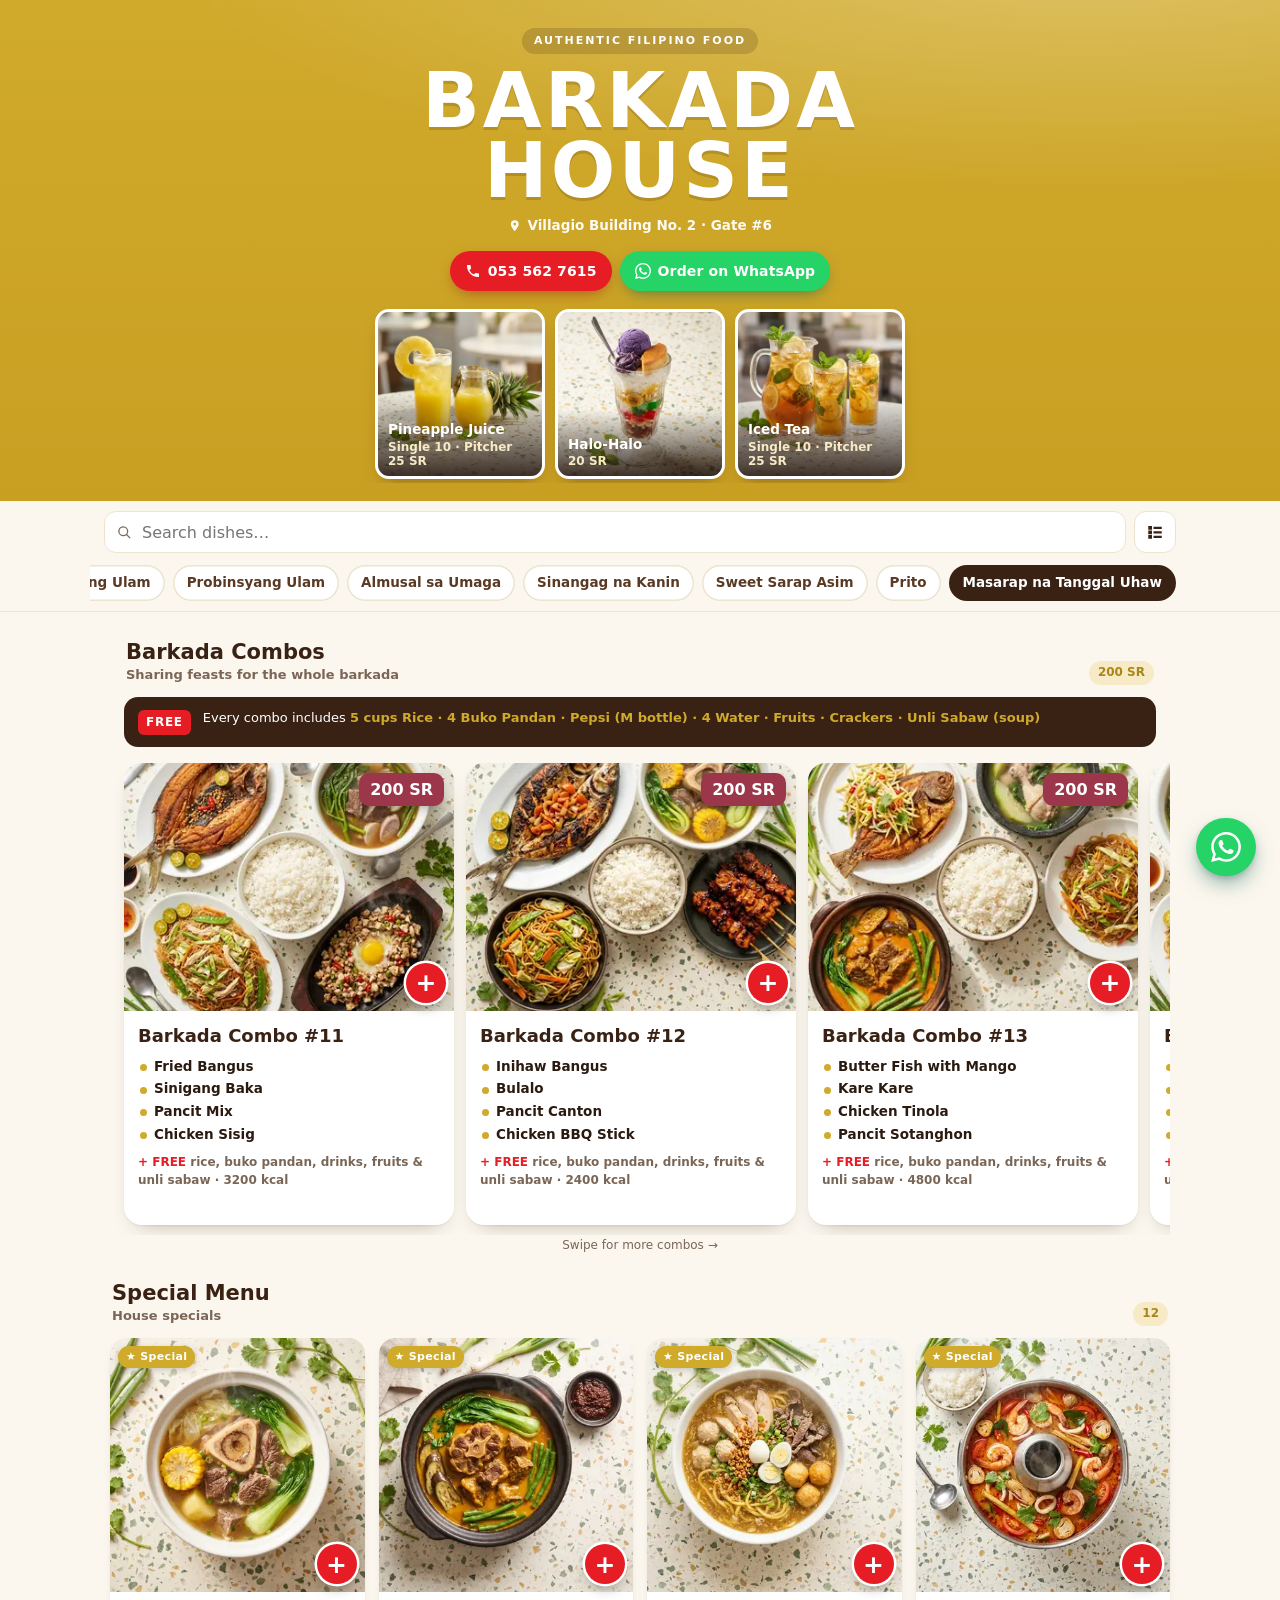
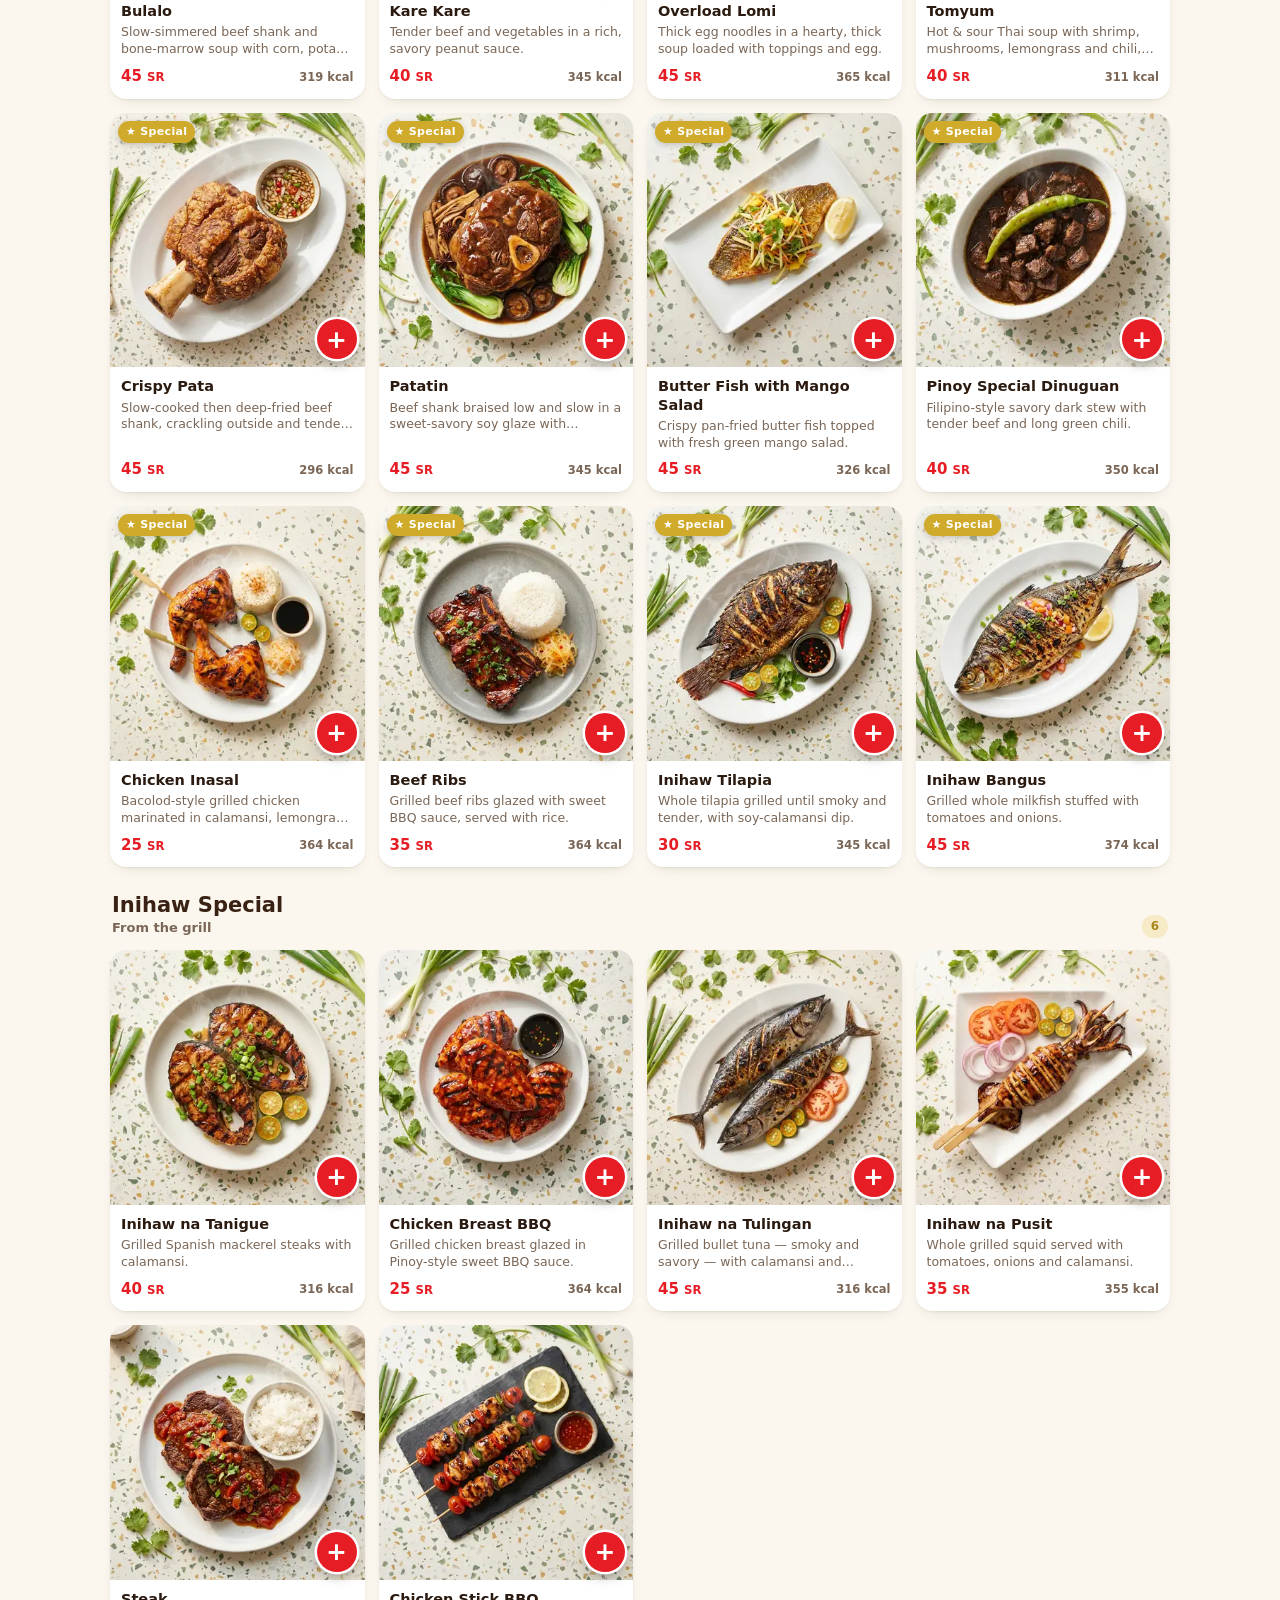
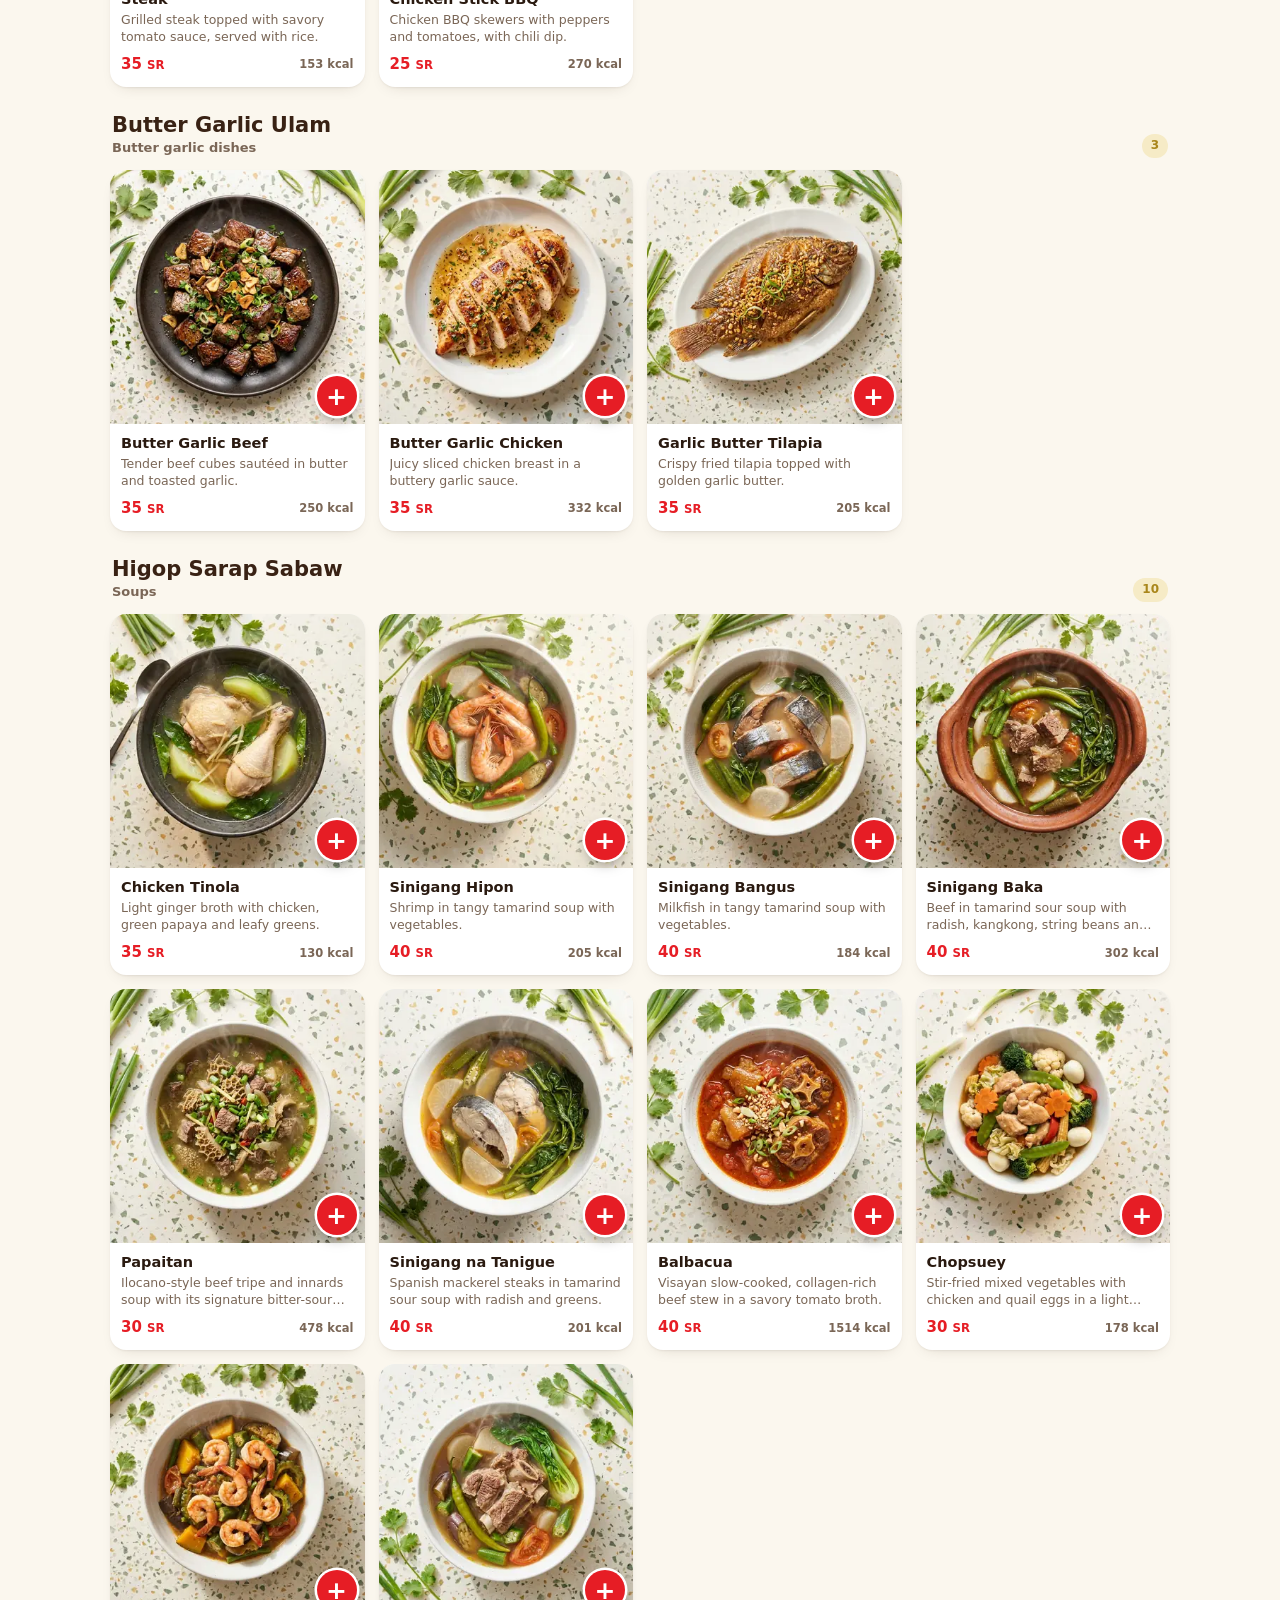
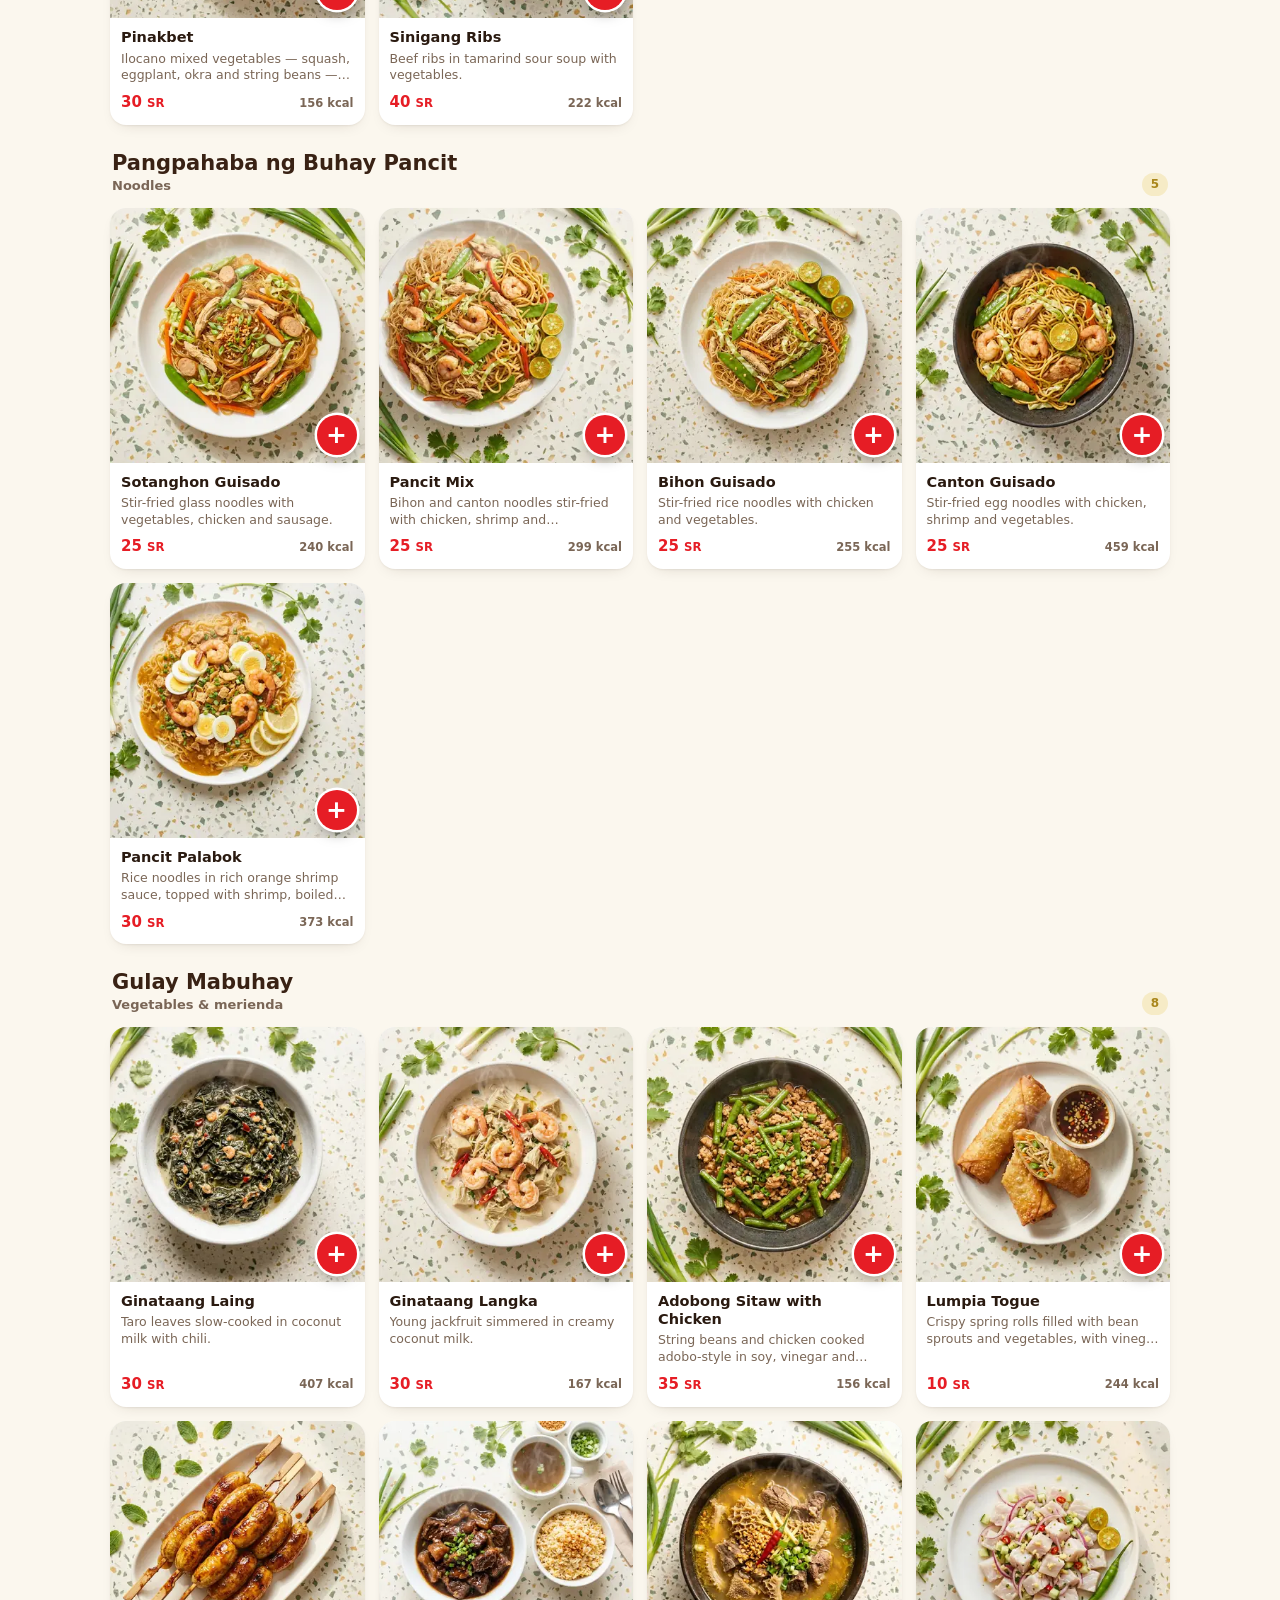
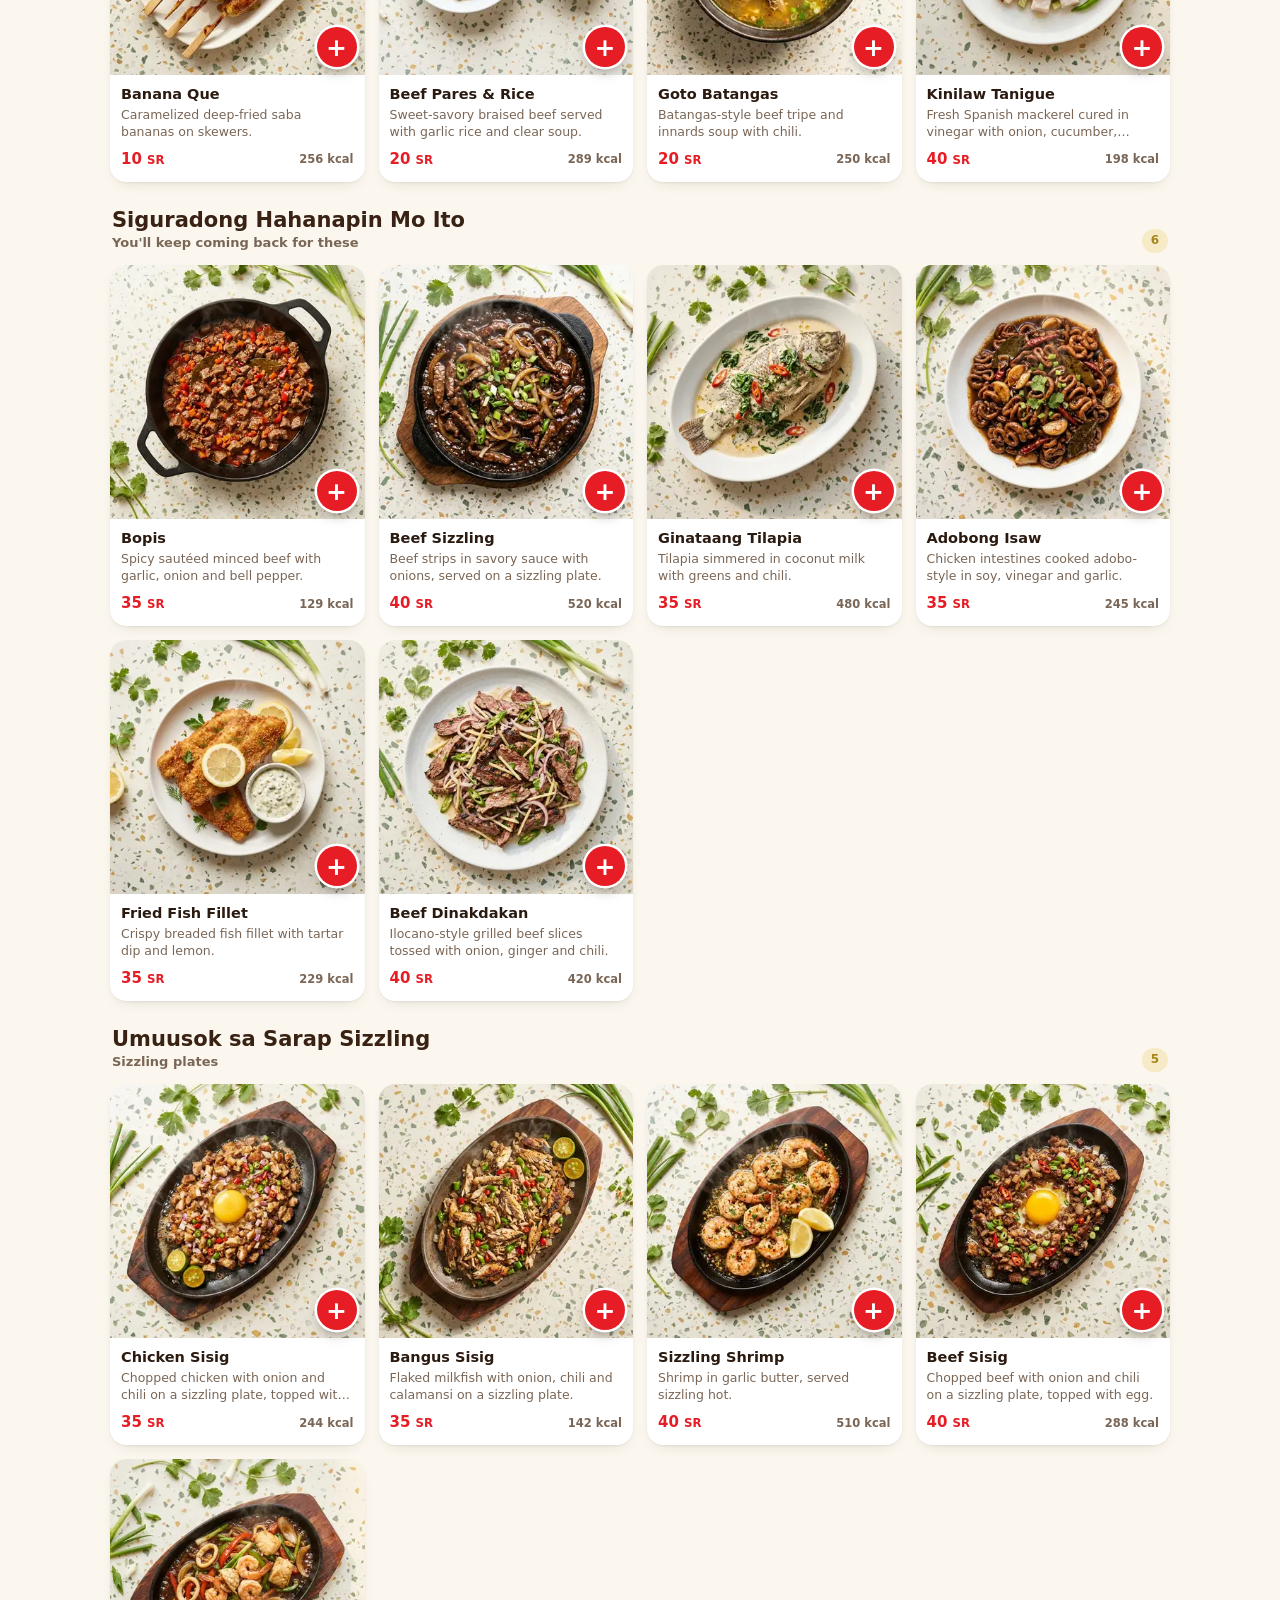
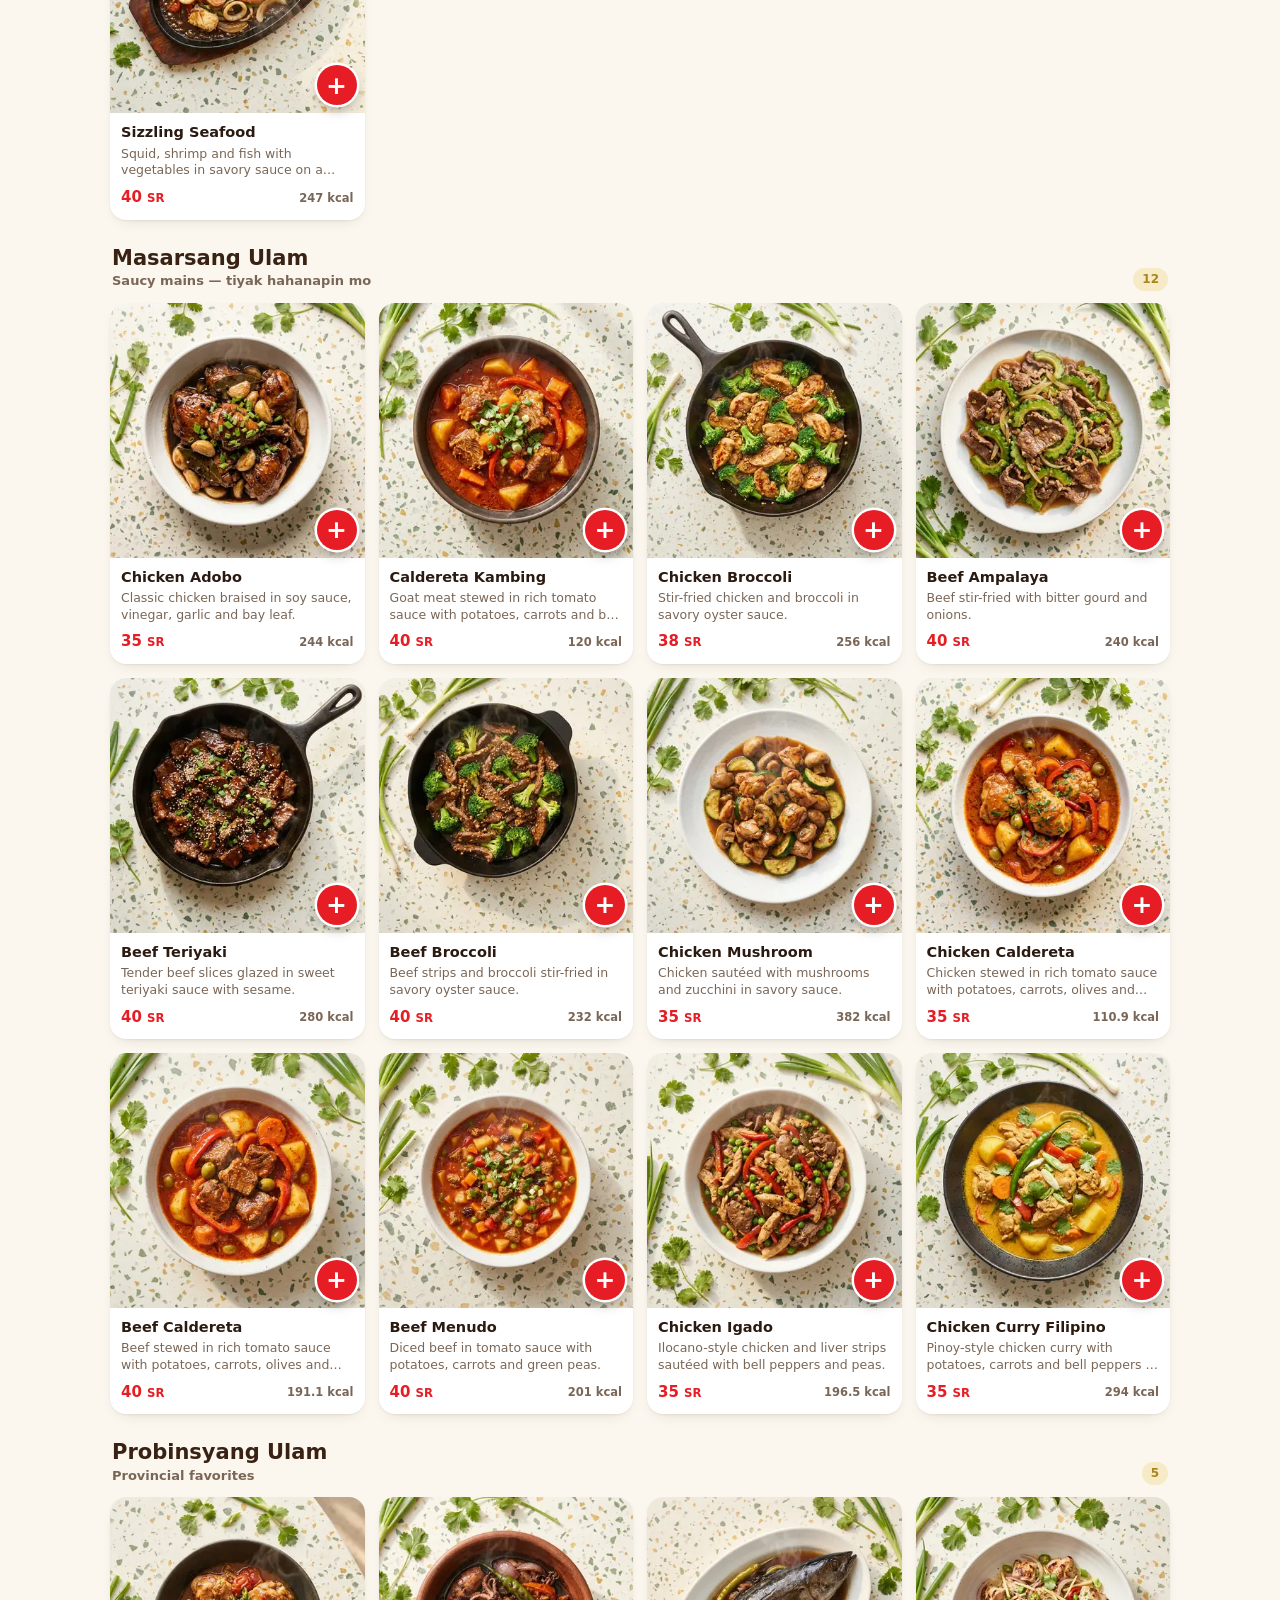
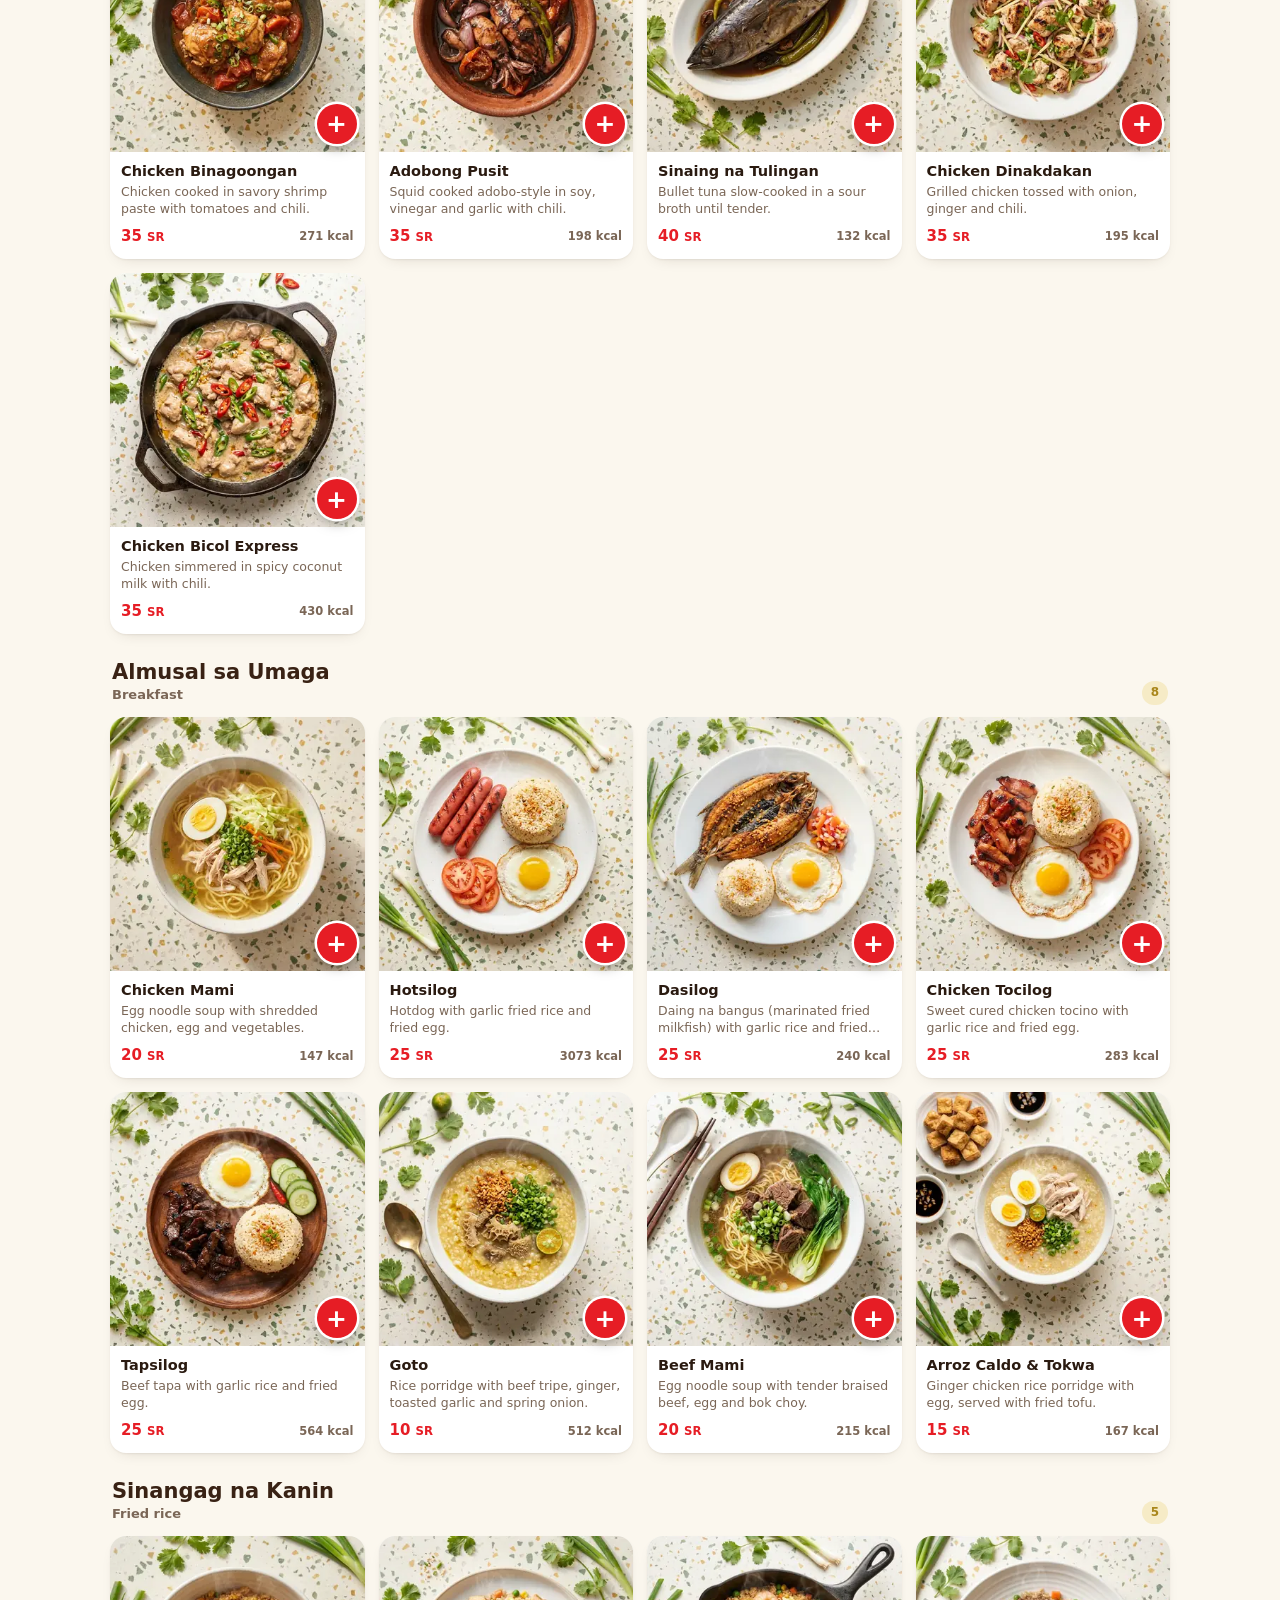
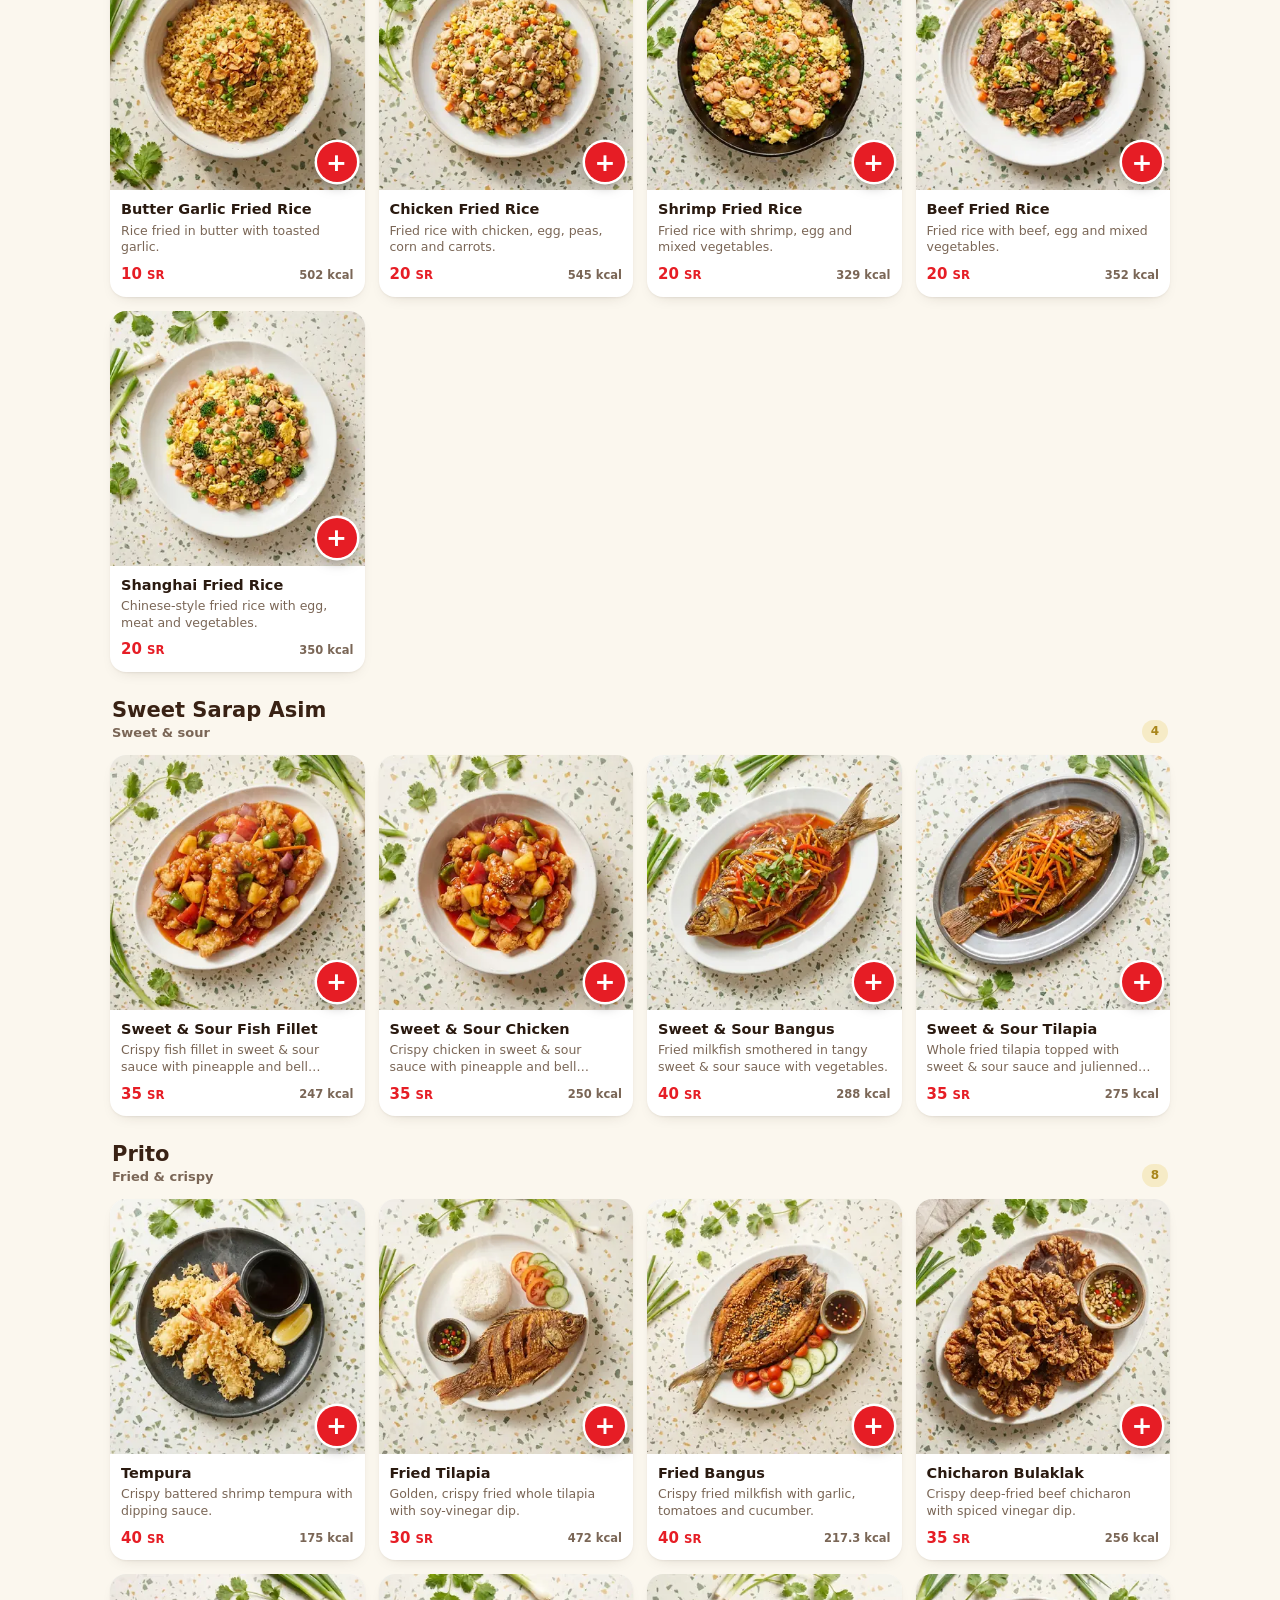
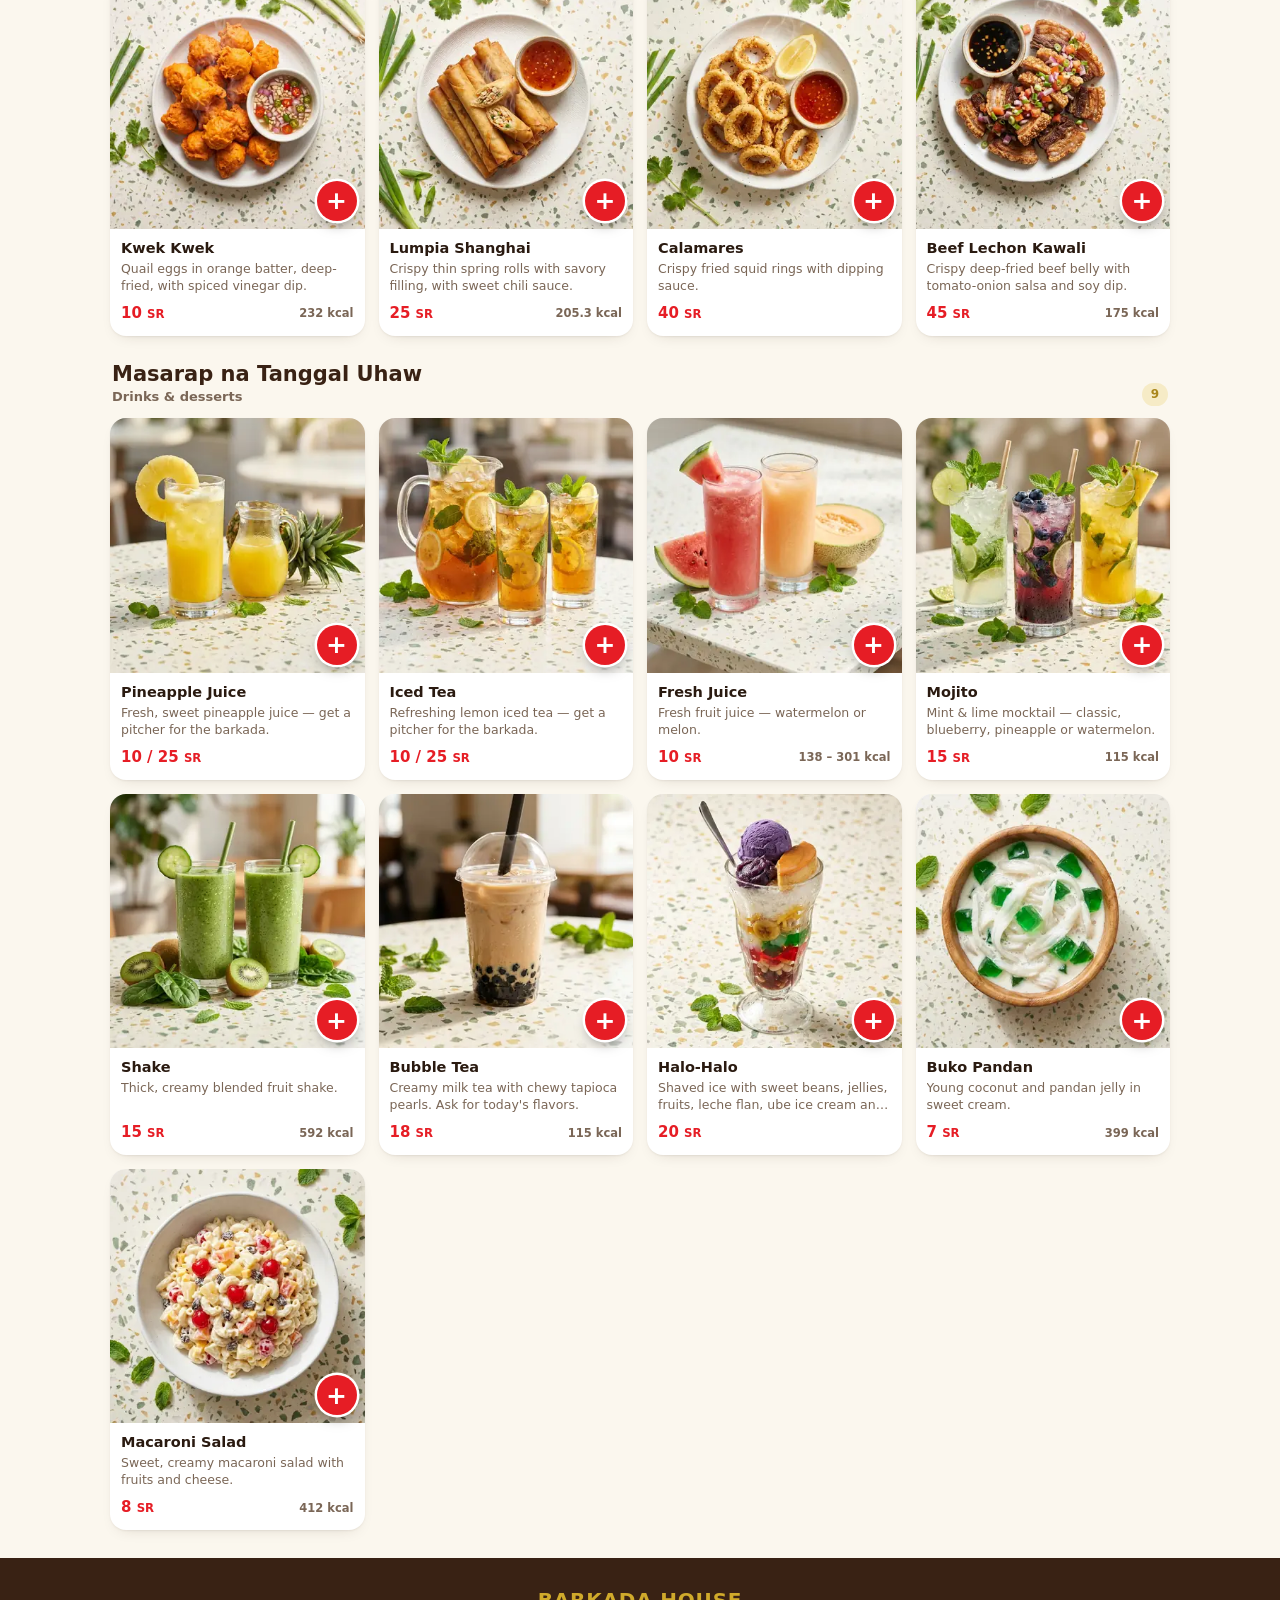
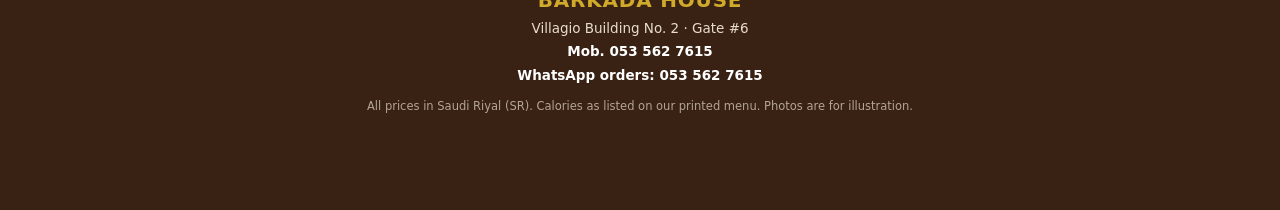
<file: index.html>
<!doctype html>
<html lang="en">
<head>
<meta charset="utf-8">
<meta name="viewport" content="width=device-width, initial-scale=1, viewport-fit=cover">
<title>Barkada House — Menu</title>
<meta name="description" content="Barkada House digital menu — authentic Filipino food, Barkada Combos, sizzling plates, soups, noodles, drinks and desserts. Villagio Building No. 2, Gate #6.">
<meta name="theme-color" content="#D0AA2B">
<link rel="canonical" href="https://barkadamenu.hizarc.com/">
<!-- Link preview (WhatsApp, Facebook, iMessage…). The picture is built by tools/build_share_image.py -->
<meta property="og:type" content="website">
<meta property="og:site_name" content="Barkada House">
<meta property="og:title" content="Barkada House — Order Now">
<meta property="og:description" content="Authentic Filipino food. Browse the menu and order on WhatsApp for pickup or delivery.">
<meta property="og:url" content="https://barkadamenu.hizarc.com/">
<meta property="og:image" content="https://barkadamenu.hizarc.com/assets/img/og-order-now.jpg">
<meta property="og:image:secure_url" content="https://barkadamenu.hizarc.com/assets/img/og-order-now.jpg">
<meta property="og:image:type" content="image/jpeg">
<meta property="og:image:width" content="1200">
<meta property="og:image:height" content="630">
<meta property="og:image:alt" content="Barkada House, authentic Filipino food. Order now for pickup or delivery on WhatsApp.">
<meta name="twitter:card" content="summary_large_image">
<meta name="twitter:image" content="https://barkadamenu.hizarc.com/assets/img/og-order-now.jpg">
<link rel="icon" href="assets/img/icon-192.png" type="image/png">
<link rel="apple-touch-icon" href="assets/img/apple-touch-icon.png">
<link rel="manifest" href="manifest.webmanifest">
<link rel="stylesheet" href="assets/css/style.css">
<script defer src="assets/js/menu-data.js"></script>
<script defer src="assets/js/app.js"></script>
</head>
<body>
<svg width="0" height="0" style="position:absolute" aria-hidden="true"><symbol id="i-wa" viewBox="0 0 24 24"><path d="M17.47 14.38c-.3-.15-1.76-.87-2.03-.97-.27-.1-.47-.15-.67.15-.2.3-.77.97-.94 1.16-.17.2-.35.22-.64.08-.3-.15-1.26-.46-2.39-1.48-.88-.79-1.48-1.76-1.65-2.06-.17-.3-.02-.46.13-.6.13-.14.3-.35.45-.52.15-.18.2-.3.3-.5.1-.2.05-.37-.03-.52-.07-.15-.67-1.61-.92-2.2-.24-.58-.49-.5-.67-.51l-.57-.01c-.2 0-.52.07-.79.37-.27.3-1.04 1.02-1.04 2.48s1.07 2.88 1.21 3.07c.15.2 2.1 3.2 5.08 4.49.71.31 1.26.49 1.7.63.71.22 1.36.19 1.87.12.57-.09 1.76-.72 2-1.41.25-.7.25-1.29.17-1.41-.07-.13-.27-.2-.57-.35M12.05 21.79h-.01a9.87 9.87 0 0 1-5.03-1.38l-.36-.21-3.74.98 1-3.65-.24-.37a9.86 9.86 0 0 1-1.51-5.26c0-5.45 4.44-9.88 9.89-9.88 2.64 0 5.12 1.03 6.99 2.9a9.82 9.82 0 0 1 2.89 6.99c0 5.45-4.44 9.88-9.88 9.88m8.41-18.3A11.82 11.82 0 0 0 12.05 0C5.5 0 .16 5.34.16 11.89c0 2.1.55 4.14 1.59 5.95L.06 24l6.3-1.65a11.88 11.88 0 0 0 5.68 1.45h.01c6.55 0 11.89-5.34 11.89-11.89a11.82 11.82 0 0 0-3.48-8.41Z"/></symbol></svg>

<header class="hero">
  <div class="hero__inner">
    <p class="hero__kicker">Authentic Filipino Food</p>
    <h1 class="logo">Barkada<br>House</h1>
    <p class="hero__addr">
      <svg aria-hidden="true" viewBox="0 0 24 24"><path d="M12 2a7 7 0 0 0-7 7c0 5.2 7 13 7 13s7-7.8 7-13a7 7 0 0 0-7-7zm0 9.5A2.5 2.5 0 1 1 12 6.5a2.5 2.5 0 0 1 0 5z"/></svg>
      Villagio Building No. 2 · Gate #6
    </p>
    <div class="hero__btns">
    <a class="btn-call" href="tel:0535627615">
      <svg aria-hidden="true" viewBox="0 0 24 24"><path d="M6.6 10.8a15.1 15.1 0 0 0 6.6 6.6l2.2-2.2a1 1 0 0 1 1-.25 11.4 11.4 0 0 0 3.6.57 1 1 0 0 1 1 1V20a1 1 0 0 1-1 1A17 17 0 0 1 3 4a1 1 0 0 1 1-1h3.5a1 1 0 0 1 1 1c0 1.25.2 2.45.57 3.57a1 1 0 0 1-.25 1z"/></svg>
      053 562 7615
    </a>
    <a class="btn-call btn-call--wa" href="https://wa.me/966535627615" data-wa-open>
      <svg aria-hidden="true" viewBox="0 0 24 24"><use href="#i-wa"/></svg>
      Order on WhatsApp
    </a>
    </div>
  </div>
  <div class="highlights" id="highlights" aria-label="Highlights"></div>
</header>

<nav class="bar" id="bar" aria-label="Menu categories">
  <div class="bar__search">
    <label class="search">
      <svg aria-hidden="true" viewBox="0 0 24 24"><path d="M10 2a8 8 0 0 1 6.3 12.9l5.4 5.4-1.4 1.4-5.4-5.4A8 8 0 1 1 10 2zm0 2a6 6 0 1 0 0 12 6 6 0 0 0 0-12z"/></svg>
      <input id="q" type="search" placeholder="Search dishes…" autocomplete="off" enterkeyhint="search" aria-label="Search dishes">
    </label>
    <button class="view-toggle" id="viewToggle" type="button" aria-label="Switch to list view" title="Grid / list">
      <svg class="i-grid" aria-hidden="true" viewBox="0 0 24 24"><path d="M3 3h8v8H3zm10 0h8v8h-8zM3 13h8v8H3zm10 0h8v8h-8z"/></svg>
      <svg class="i-list" aria-hidden="true" viewBox="0 0 24 24"><path d="M3 4h5v5H3zm7 1h11v3H10zM3 10h5v5H3zm7 1h11v3H10zm-7 5h5v5H3zm7 1h11v3H10z"/></svg>
    </button>
  </div>
  <div class="chips" id="chips"></div>
</nav>

<main id="menu" class="menu">
  <noscript><p class="empty">Please enable JavaScript to view the menu.</p></noscript>
</main>

<p class="empty" id="empty" hidden>No dishes found. Try another name.</p>

<footer class="foot">
  <p class="foot__name">Barkada House</p>
  <p>Villagio Building No. 2 · Gate #6</p>
  <p><a href="tel:0535627615">Mob. 053 562 7615</a></p>
  <p><a href="https://wa.me/966535627615" data-wa-open>WhatsApp orders: 053 562 7615</a></p>
  <p class="foot__note">All prices in Saudi Riyal (SR). Calories as listed on our printed menu. Photos are for illustration.</p>
</footer>

<dialog class="sheet" id="sheet" aria-labelledby="sheetTitle">
  <div class="sheet__panel" id="sheetPanel">
    <button class="sheet__close" id="sheetClose" type="button" aria-label="Close">
      <svg aria-hidden="true" viewBox="0 0 24 24"><path d="M19 6.4 17.6 5 12 10.6 6.4 5 5 6.4 10.6 12 5 17.6 6.4 19 12 13.4 17.6 19 19 17.6 13.4 12z"/></svg>
    </button>
    <div class="sheet__grip" aria-hidden="true"></div>
    <div id="sheetBody"></div>
  </div>
</dialog>

<button class="wa-fab" id="waFab" type="button" data-wa-open aria-label="Order on WhatsApp">
  <svg aria-hidden="true" viewBox="0 0 24 24"><use href="#i-wa"/></svg>
  <span class="wa-fab__txt" id="waFabTxt"></span>
</button>
<div class="wa-tip" id="waTip" role="status" hidden>
  <button class="wa-tip__x" id="waTipX" type="button" aria-label="Close">&times;</button>
  <p id="waTipTxt"></p>
</div>

<dialog class="sheet wa" id="wa" aria-labelledby="waTitle">
  <div class="sheet__panel wa__panel" id="waPanel">
    <div class="wa__head">
      <img src="assets/img/icon-192.png" width="42" height="42" alt="">
      <div><h2 id="waTitle">Barkada House</h2><p>Order on WhatsApp</p></div>
      <button class="wa__x" id="waClose" type="button" aria-label="Close">
        <svg aria-hidden="true" viewBox="0 0 24 24"><path d="M19 6.4 17.6 5 12 10.6 6.4 5 5 6.4 10.6 12 5 17.6 6.4 19 12 13.4 17.6 19 19 17.6 13.4 12z"/></svg>
      </button>
    </div>
    <div class="wa__body" id="waBody"></div>
  </div>
</dialog>

</body>
</html>
</file>
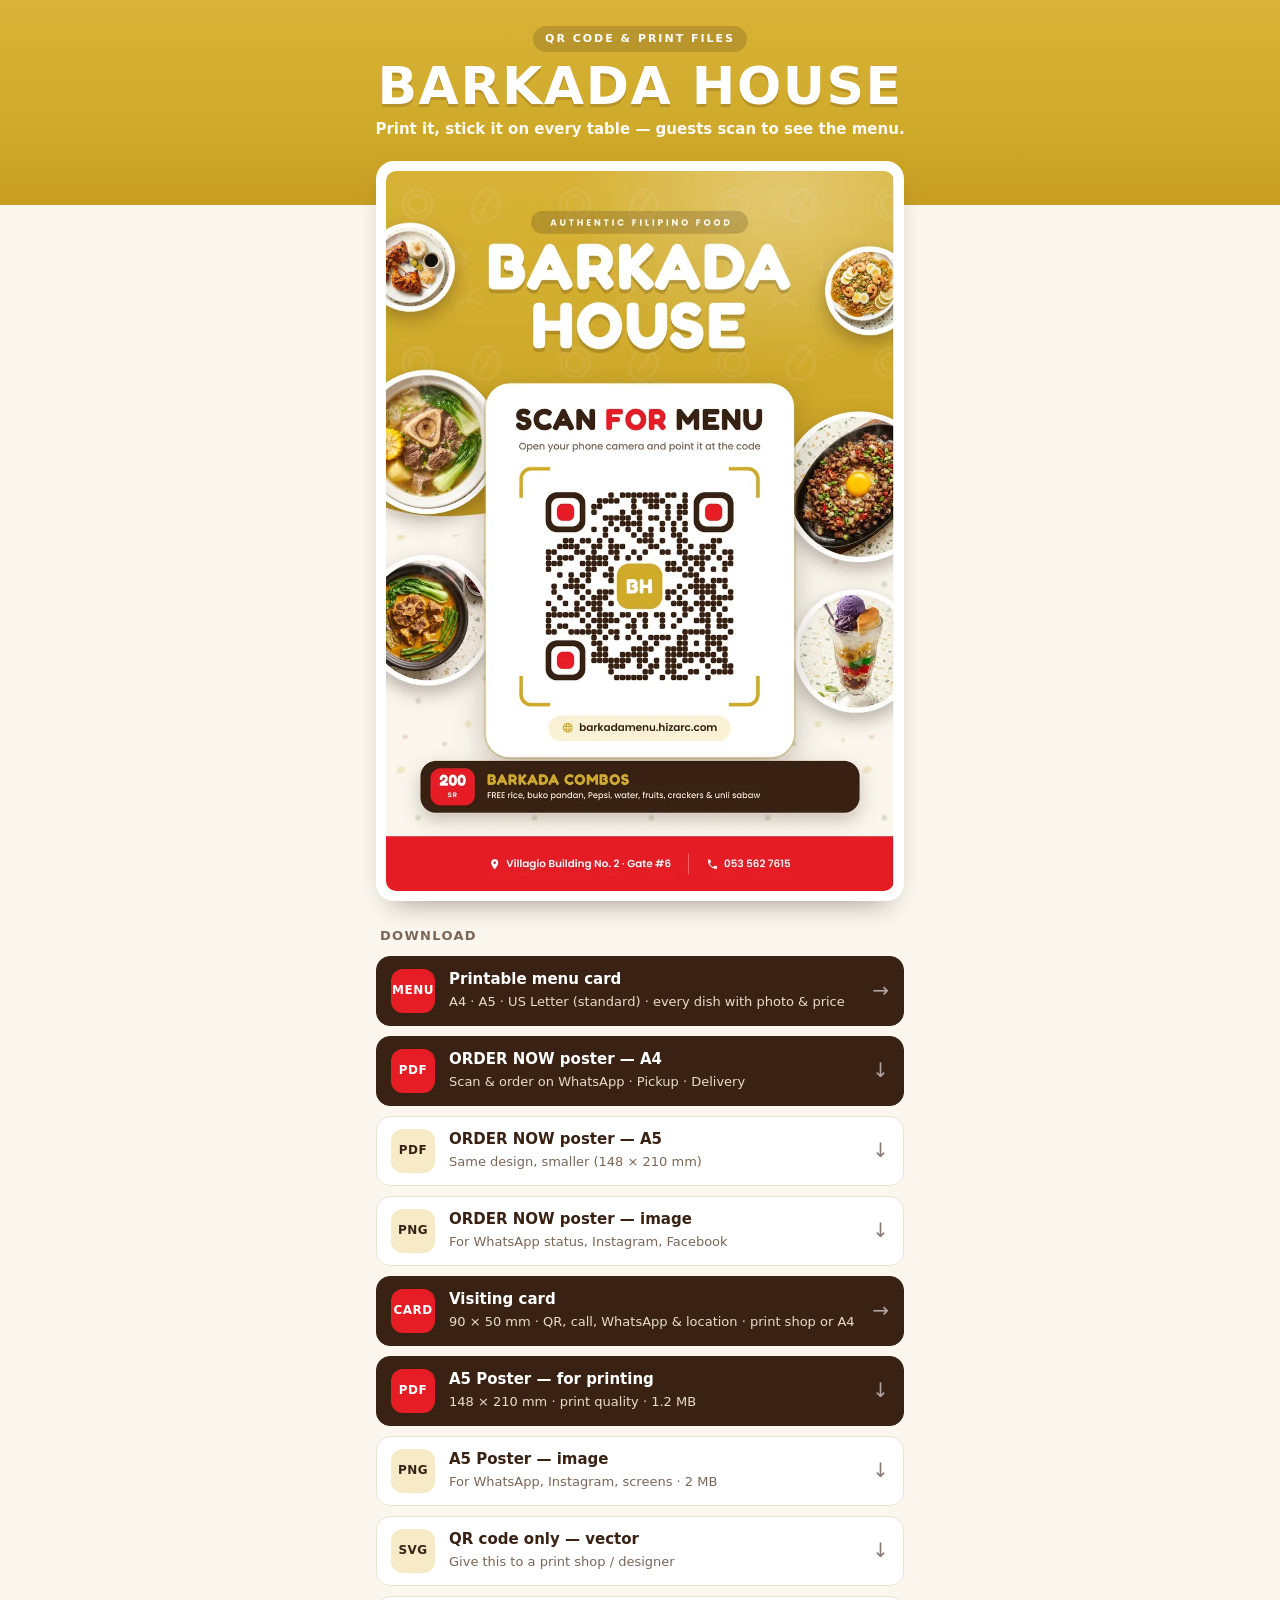
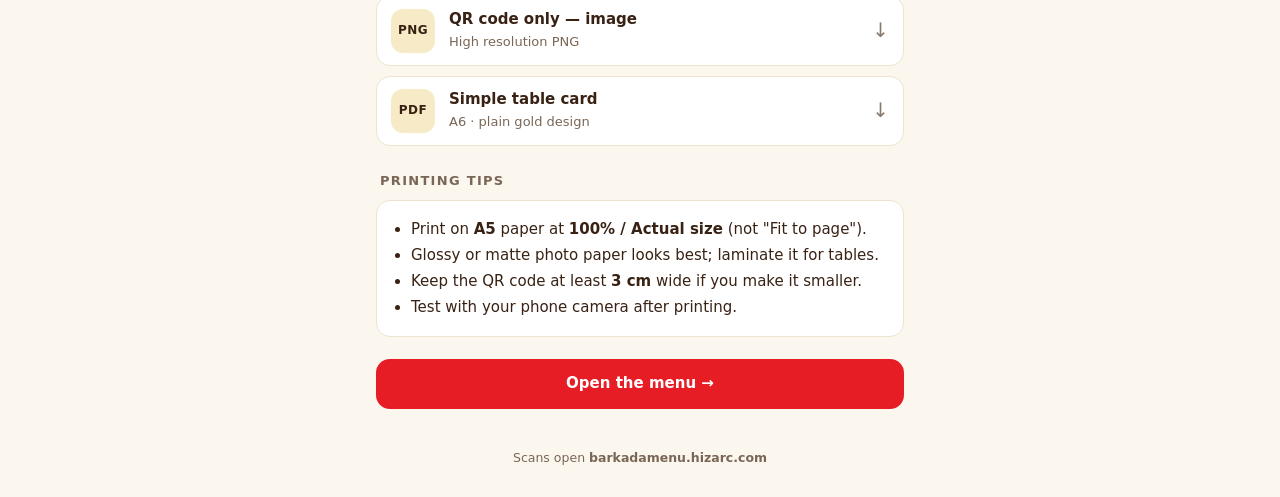
<file: qr/index.html>
<!doctype html>
<html lang="en">
<head>
<meta charset="utf-8">
<meta name="viewport" content="width=device-width, initial-scale=1, viewport-fit=cover">
<title>Barkada House — QR Code &amp; Print Files</title>
<meta name="robots" content="noindex">
<meta name="theme-color" content="#D0AA2B">
<link rel="icon" href="../assets/img/icon-192.png" type="image/png">
<style>
  :root { --gold:#D0AA2B; --gold-lt:#F6EBC6; --brown:#392214; --red:#E61D25; --cream:#FBF7EE; --muted:#7A6656; --line:#EDE3CF; }
  * { box-sizing: border-box; margin: 0; padding: 0; }
  body { font: 15px/1.45 system-ui, -apple-system, "Segoe UI", Roboto, Arial, sans-serif; color: var(--brown); background: var(--cream); }
  header { background: linear-gradient(180deg, #D8B337, var(--gold) 60%, #C79E22); color: #fff; text-align: center; padding: max(26px, env(safe-area-inset-top)) 20px 64px; }
  .kick { display: inline-block; font-size: 11px; font-weight: 700; letter-spacing: .18em; background: rgba(57,34,20,.18); padding: 5px 12px; border-radius: 99px; }
  h1 { font: 900 clamp(34px, 11vw, 52px)/.95 "Arial Rounded MT Bold", ui-rounded, system-ui, sans-serif; text-transform: uppercase; letter-spacing: .03em; margin-top: 10px; text-shadow: 0 3px 0 rgba(57,34,20,.18); }
  header p.sub { margin-top: 8px; font-weight: 600; opacity: .95; }
  main { max-width: 560px; margin: -44px auto 0; padding: 0 16px 40px; }
  .poster { display: block; background: #fff; border-radius: 18px; padding: 10px; box-shadow: 0 14px 30px -16px rgba(57,34,20,.55); }
  .poster img { display: block; width: 100%; height: auto; border-radius: 10px; }
  h2 { font-size: 13px; letter-spacing: .1em; text-transform: uppercase; color: var(--muted); margin: 26px 4px 10px; }
  .list { display: grid; gap: 10px; }
  .dl { display: flex; align-items: center; gap: 14px; text-decoration: none; color: inherit; background: #fff; border: 1.5px solid var(--line); border-radius: 14px; padding: 12px 14px; }
  .dl:active { transform: scale(.99); }
  .dl.main { background: var(--brown); color: #fff; border-color: var(--brown); }
  .ic { flex: none; width: 44px; height: 44px; border-radius: 12px; display: grid; place-items: center; font-weight: 900; font-size: 12px; letter-spacing: .04em; background: var(--gold-lt); color: var(--brown); }
  .dl.main .ic { background: var(--red); color: #fff; }
  .t { font-weight: 800; }
  .d { font-size: 13px; color: var(--muted); }
  .dl.main .d { color: #E9DCCB; }
  .ar { margin-left: auto; font-size: 20px; opacity: .6; }
  .tips { background: #fff; border: 1.5px solid var(--line); border-radius: 14px; padding: 14px 16px; }
  .tips li { margin: 4px 0 4px 18px; }
  .menu-link { display: block; text-align: center; margin-top: 22px; background: var(--red); color: #fff; text-decoration: none; font-weight: 800; padding: 14px; border-radius: 14px; }
  footer { text-align: center; color: var(--muted); font-size: 12.5px; padding: 0 20px 30px; }
</style>
</head>
<body>
<header>
  <span class="kick">QR CODE &amp; PRINT FILES</span>
  <h1>Barkada House</h1>
  <p class="sub">Print it, stick it on every table — guests scan to see the menu.</p>
</header>

<main>
  <a class="poster" href="barkada-house-qr-poster-A5.pdf" target="_blank" rel="noopener">
    <img src="poster-preview.webp" width="900" height="1275" alt="Barkada House QR menu poster — scan for menu">
  </a>

  <h2>Download</h2>
  <div class="list">
    <a class="dl main" href="menucard/">
      <span class="ic">MENU</span>
      <span><span class="t">Printable menu card</span><br><span class="d">A4 · A5 · US Letter (standard) · every dish with photo &amp; price</span></span>
      <span class="ar">→</span>
    </a>
    <a class="dl main" href="order-now/barkada-house-order-now-A4.pdf" download>
      <span class="ic">PDF</span>
      <span><span class="t">ORDER NOW poster — A4</span><br><span class="d">Scan &amp; order on WhatsApp · Pickup · Delivery</span></span>
      <span class="ar">↓</span>
    </a>
    <a class="dl" href="order-now/barkada-house-order-now-A5.pdf" download>
      <span class="ic">PDF</span>
      <span><span class="t">ORDER NOW poster — A5</span><br><span class="d">Same design, smaller (148 × 210 mm)</span></span>
      <span class="ar">↓</span>
    </a>
    <a class="dl" href="order-now/barkada-house-order-now.png" download>
      <span class="ic">PNG</span>
      <span><span class="t">ORDER NOW poster — image</span><br><span class="d">For WhatsApp status, Instagram, Facebook</span></span>
      <span class="ar">↓</span>
    </a>
    <a class="dl main" href="visitingcard/">
      <span class="ic">CARD</span>
      <span><span class="t">Visiting card</span><br><span class="d">90 × 50 mm · QR, call, WhatsApp &amp; location · print shop or A4</span></span>
      <span class="ar">→</span>
    </a>
    <a class="dl main" href="barkada-house-qr-poster-A5.pdf" download>
      <span class="ic">PDF</span>
      <span><span class="t">A5 Poster — for printing</span><br><span class="d">148 × 210 mm · print quality · 1.2 MB</span></span>
      <span class="ar">↓</span>
    </a>
    <a class="dl" href="barkada-house-qr-poster-A5.png" download>
      <span class="ic">PNG</span>
      <span><span class="t">A5 Poster — image</span><br><span class="d">For WhatsApp, Instagram, screens · 2 MB</span></span>
      <span class="ar">↓</span>
    </a>
    <a class="dl" href="barkada-house-menu-qr.svg" download>
      <span class="ic">SVG</span>
      <span><span class="t">QR code only — vector</span><br><span class="d">Give this to a print shop / designer</span></span>
      <span class="ar">↓</span>
    </a>
    <a class="dl" href="barkada-house-menu-qr.png" download>
      <span class="ic">PNG</span>
      <span><span class="t">QR code only — image</span><br><span class="d">High resolution PNG</span></span>
      <span class="ar">↓</span>
    </a>
    <a class="dl" href="barkada-house-qr-table-card.pdf" download>
      <span class="ic">PDF</span>
      <span><span class="t">Simple table card</span><br><span class="d">A6 · plain gold design</span></span>
      <span class="ar">↓</span>
    </a>
  </div>

  <h2>Printing tips</h2>
  <ul class="tips">
    <li>Print on <b>A5</b> paper at <b>100% / Actual size</b> (not "Fit to page").</li>
    <li>Glossy or matte photo paper looks best; laminate it for tables.</li>
    <li>Keep the QR code at least <b>3 cm</b> wide if you make it smaller.</li>
    <li>Test with your phone camera after printing.</li>
  </ul>

  <a class="menu-link" href="../">Open the menu →</a>
</main>

<footer>Scans open <b>barkadamenu.hizarc.com</b></footer>
</body>
</html>
</file>
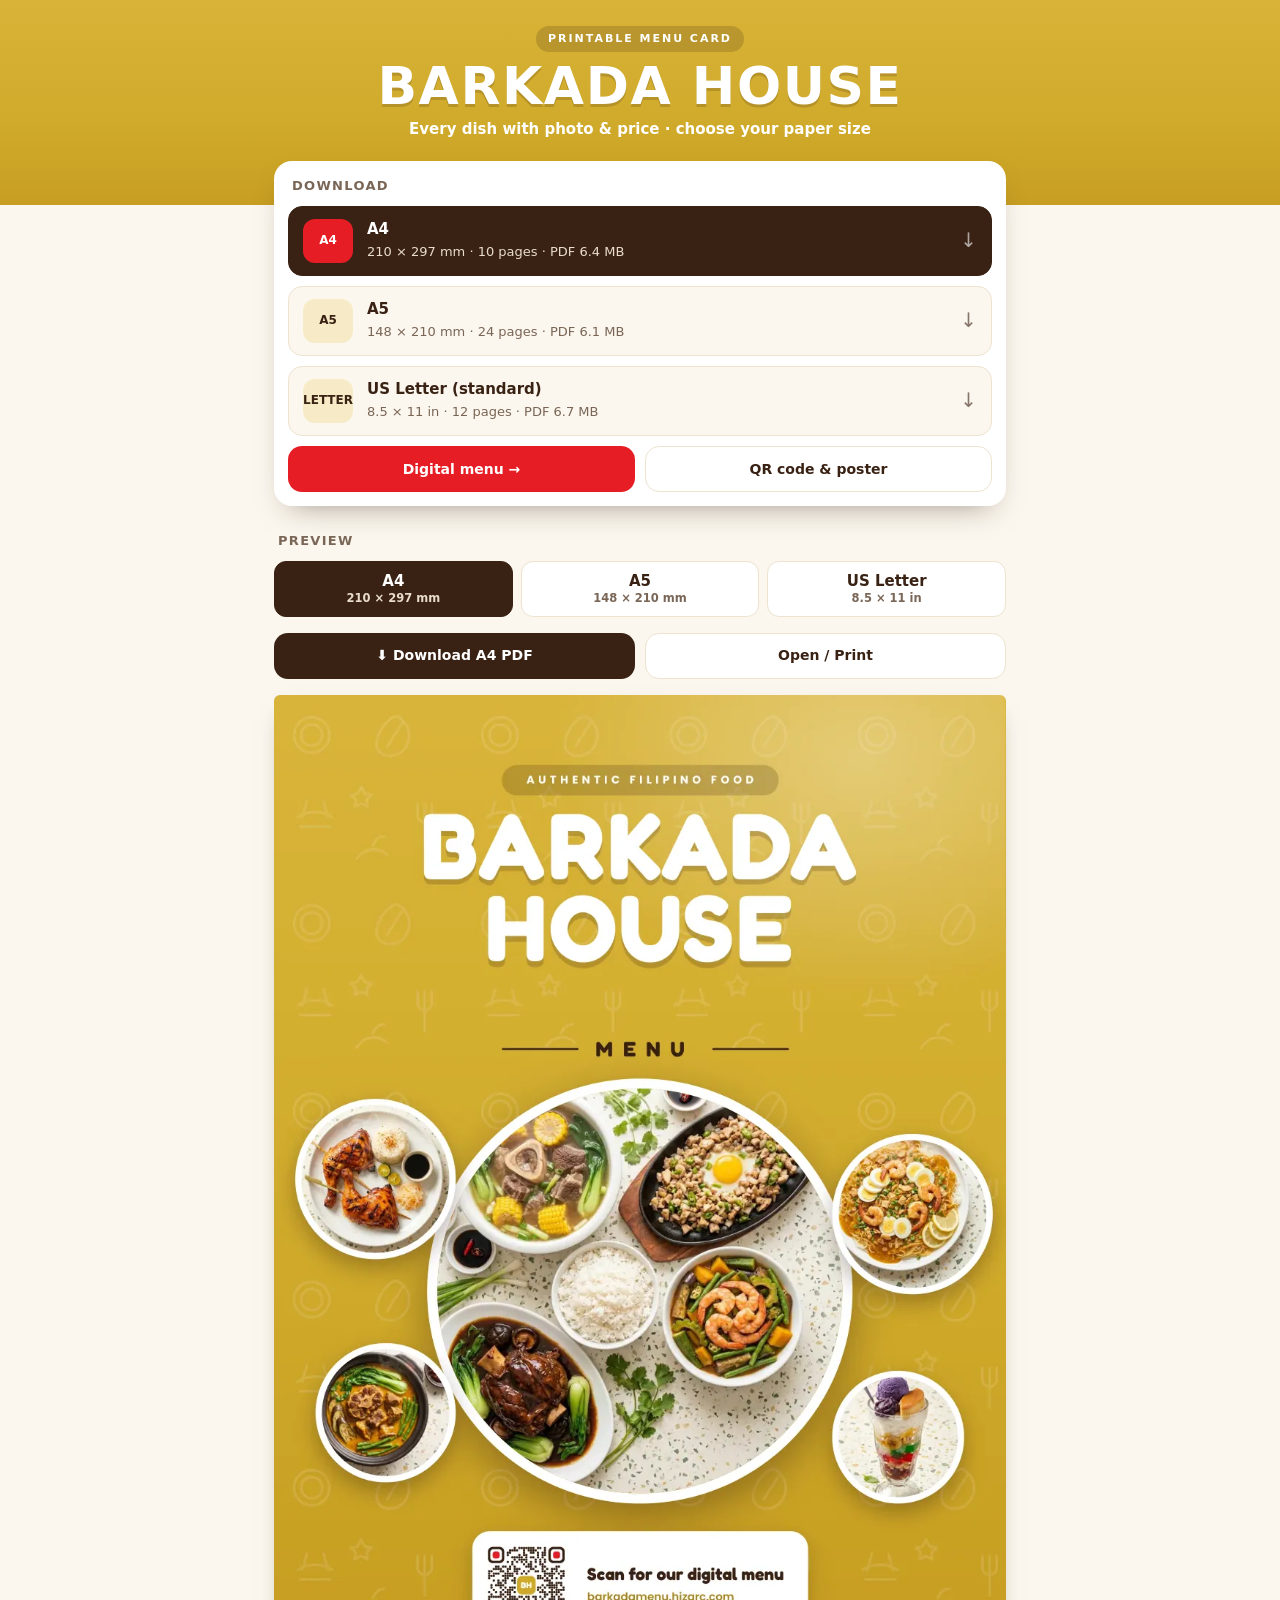
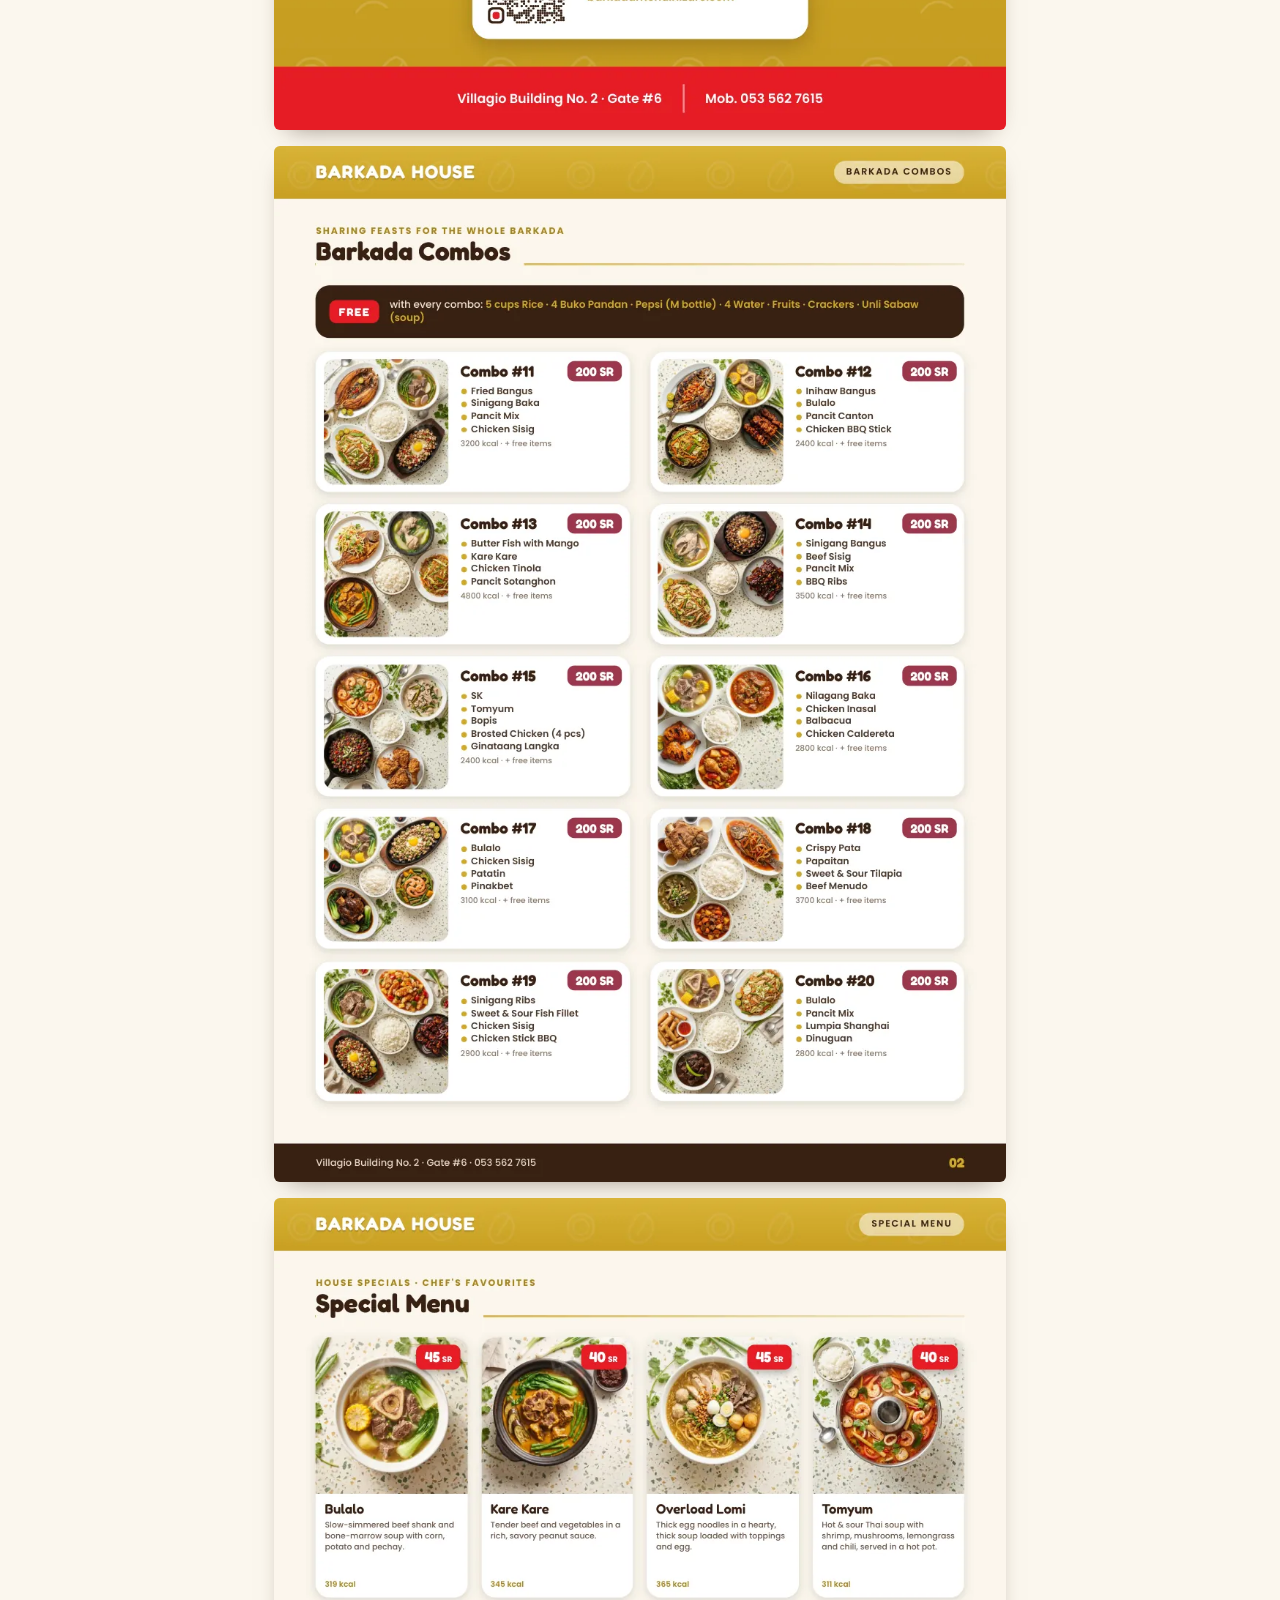
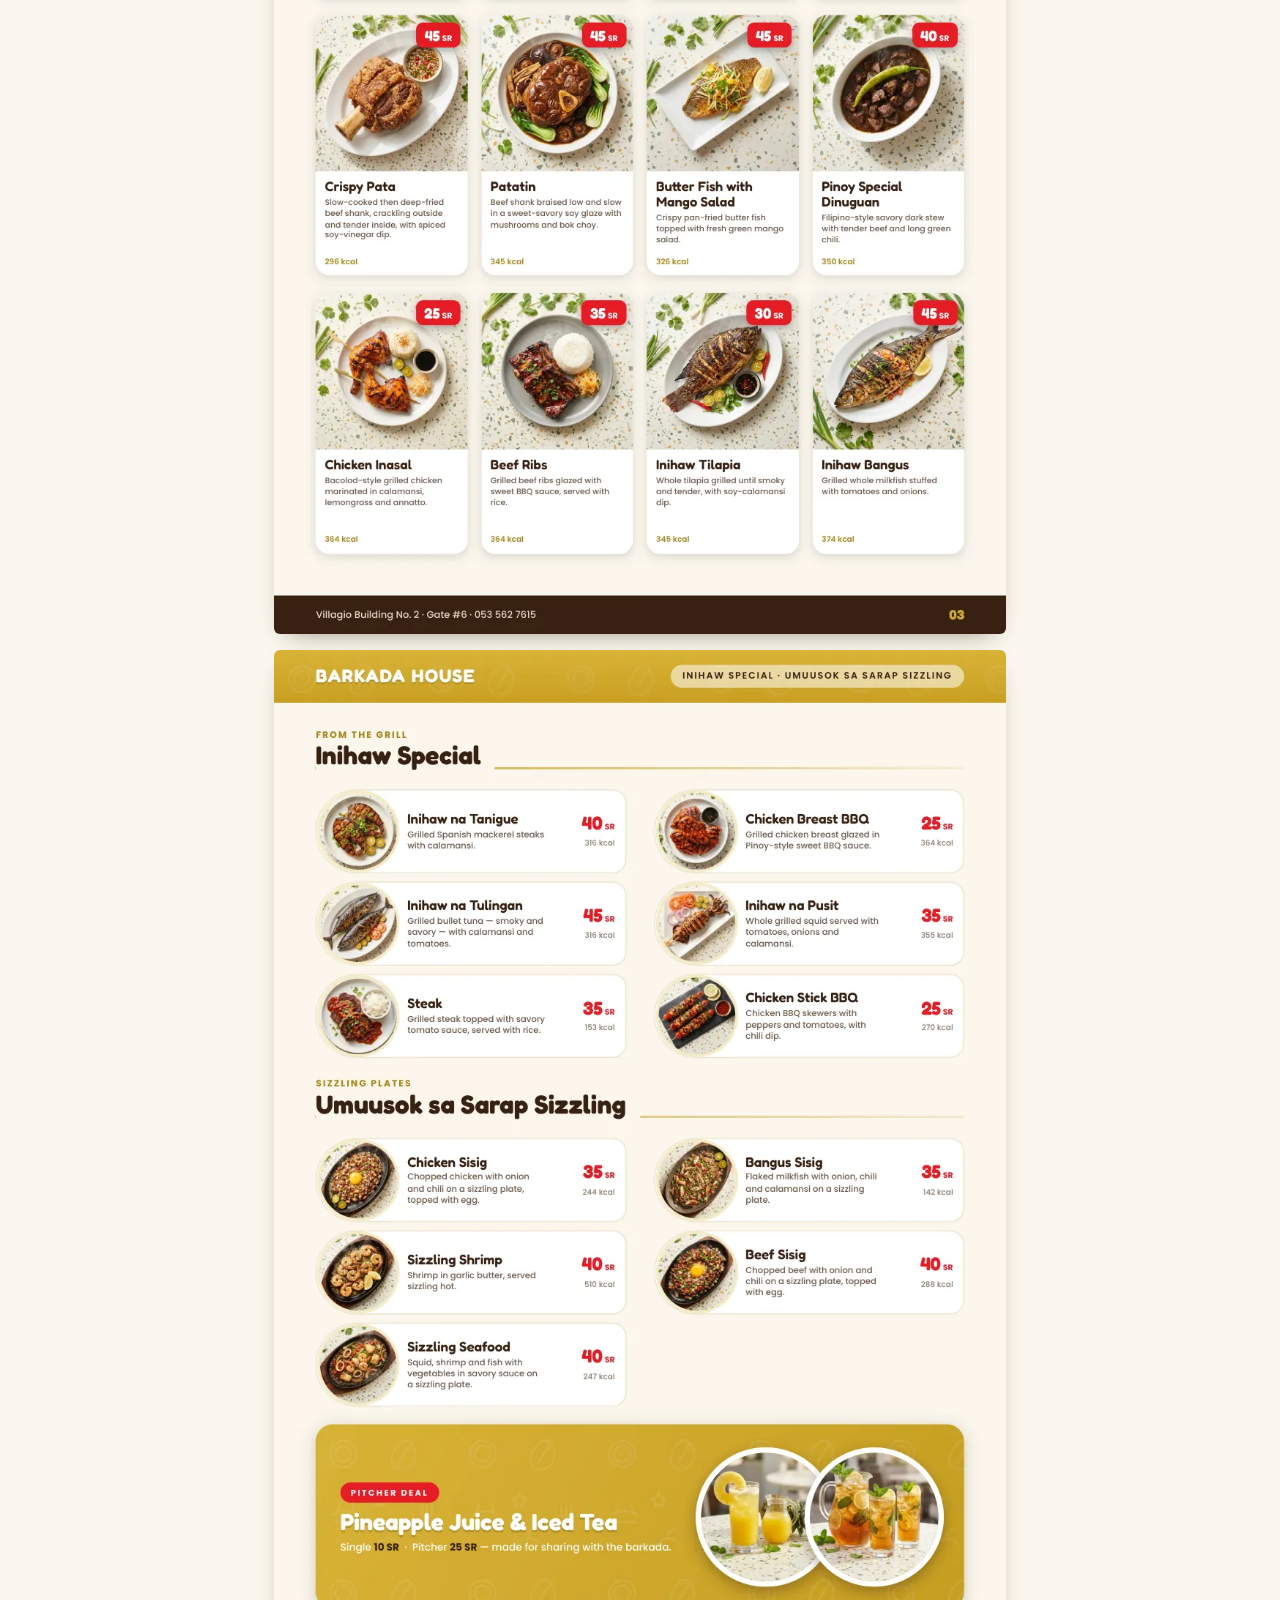
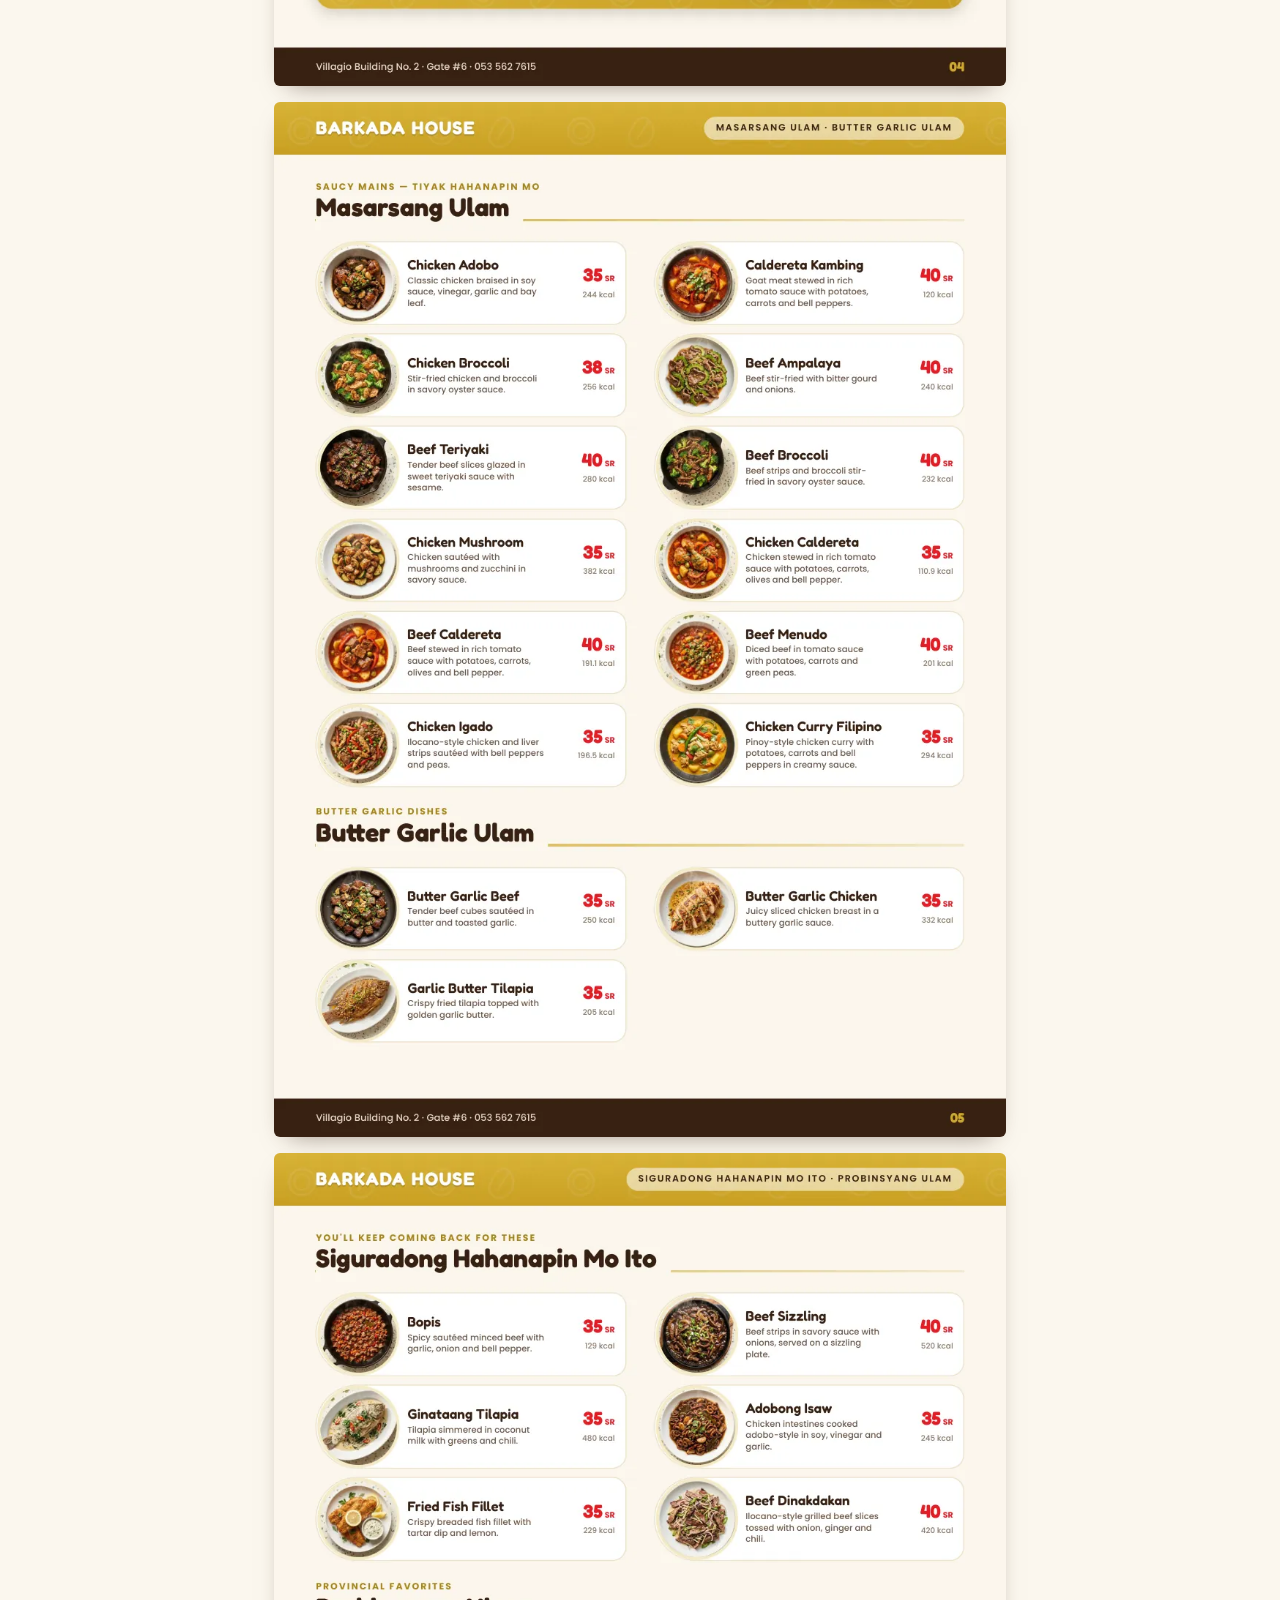
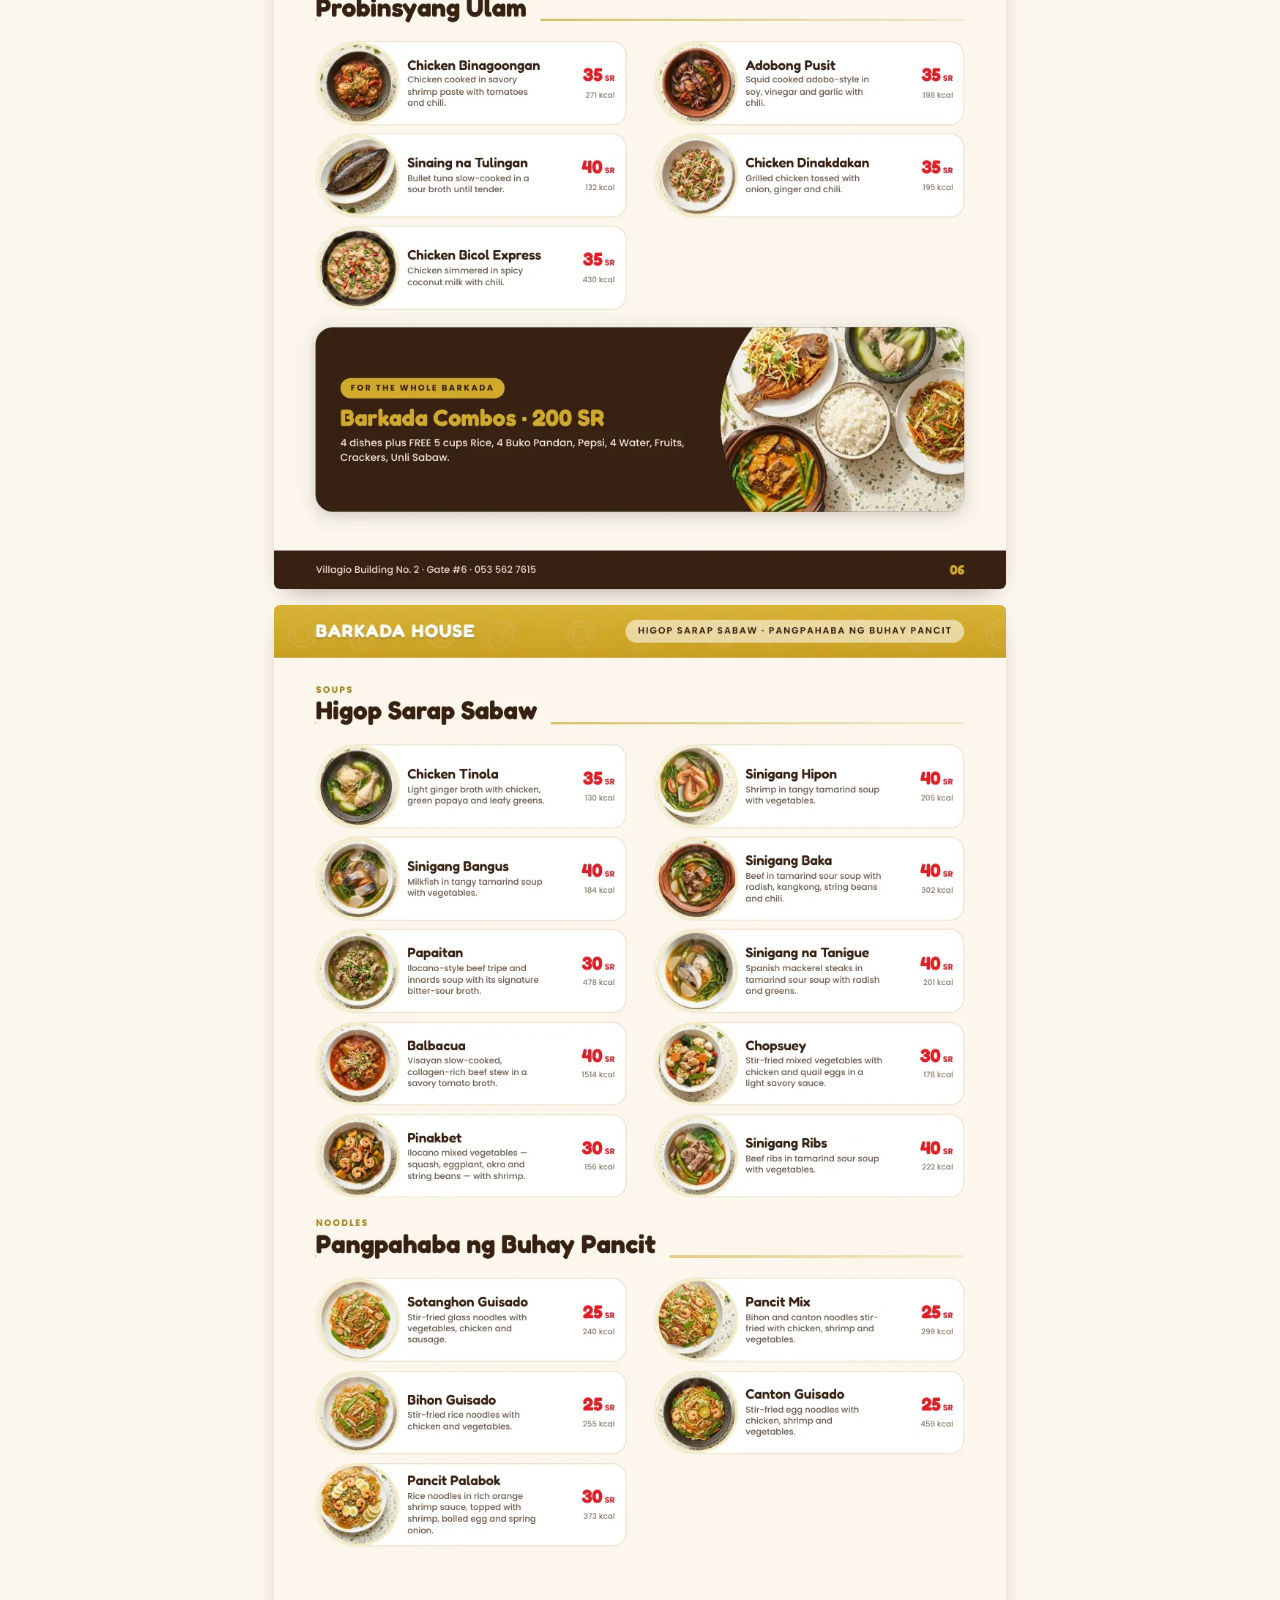
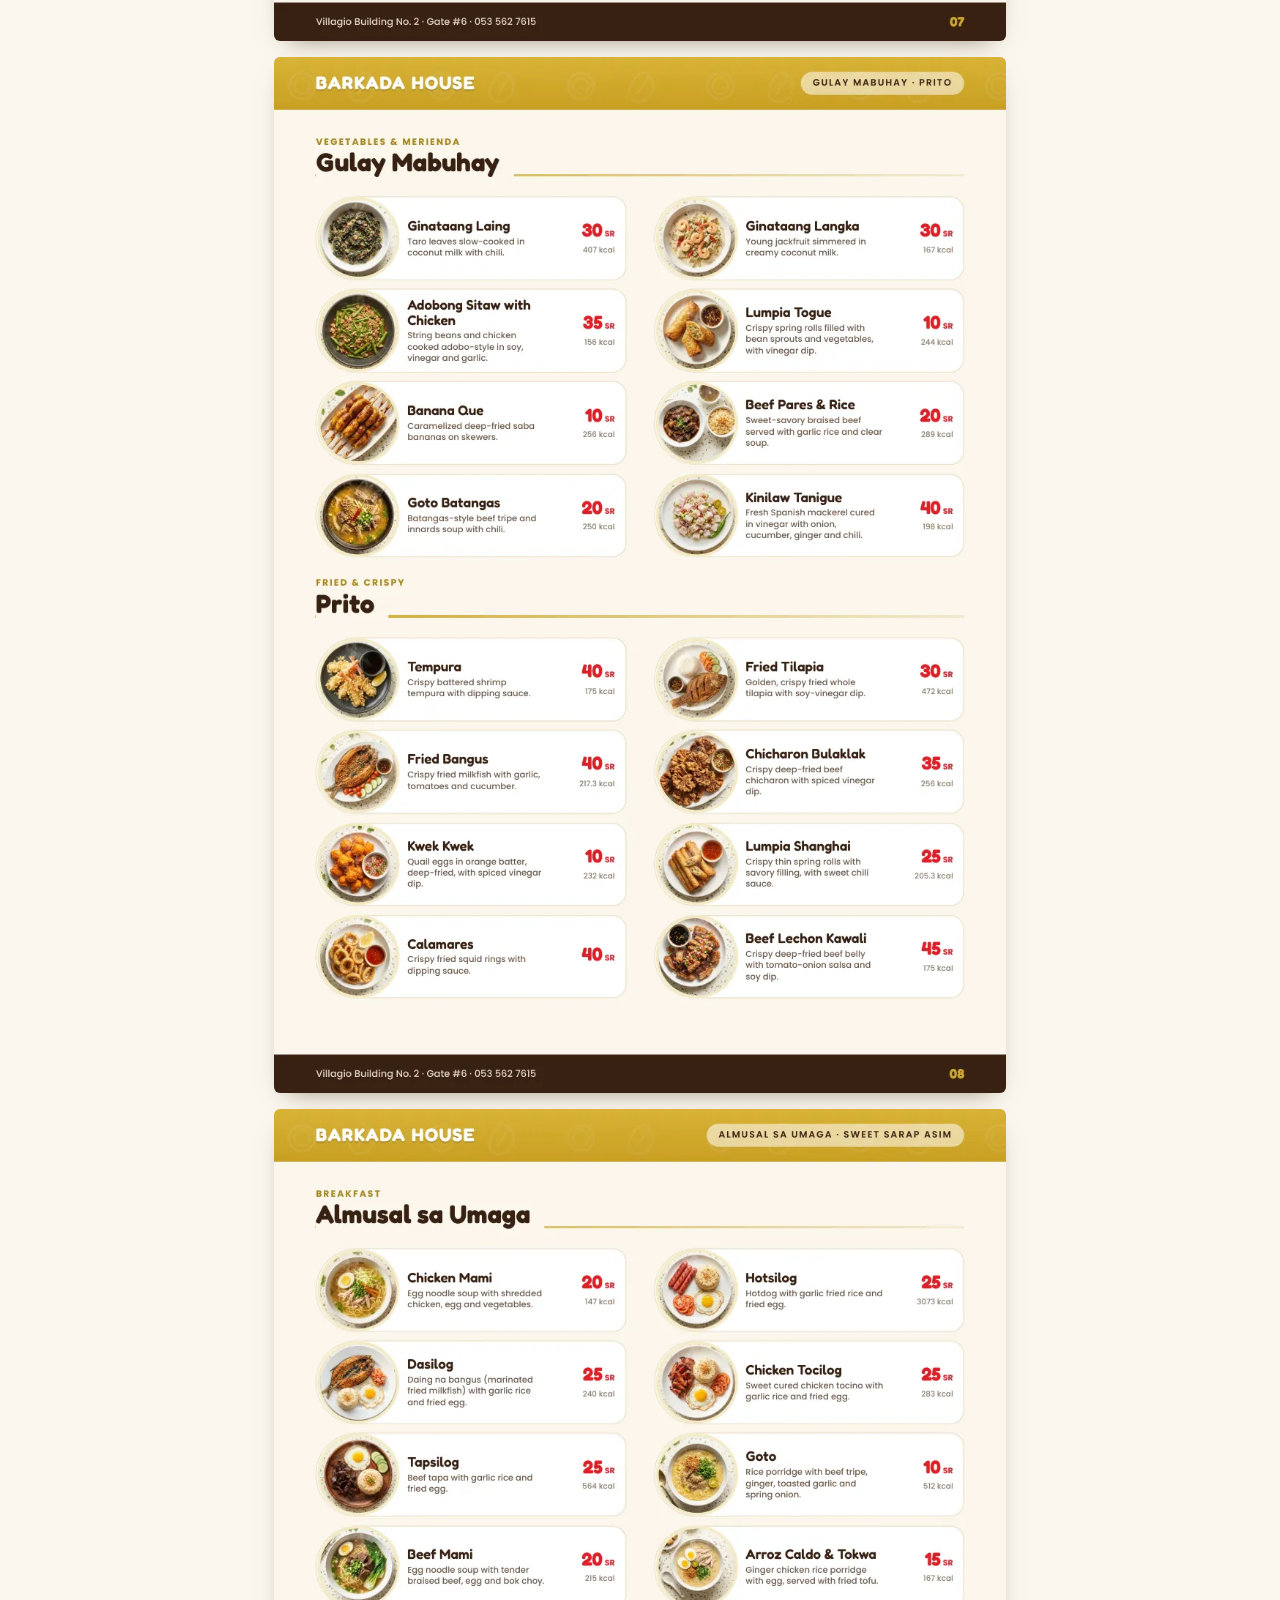
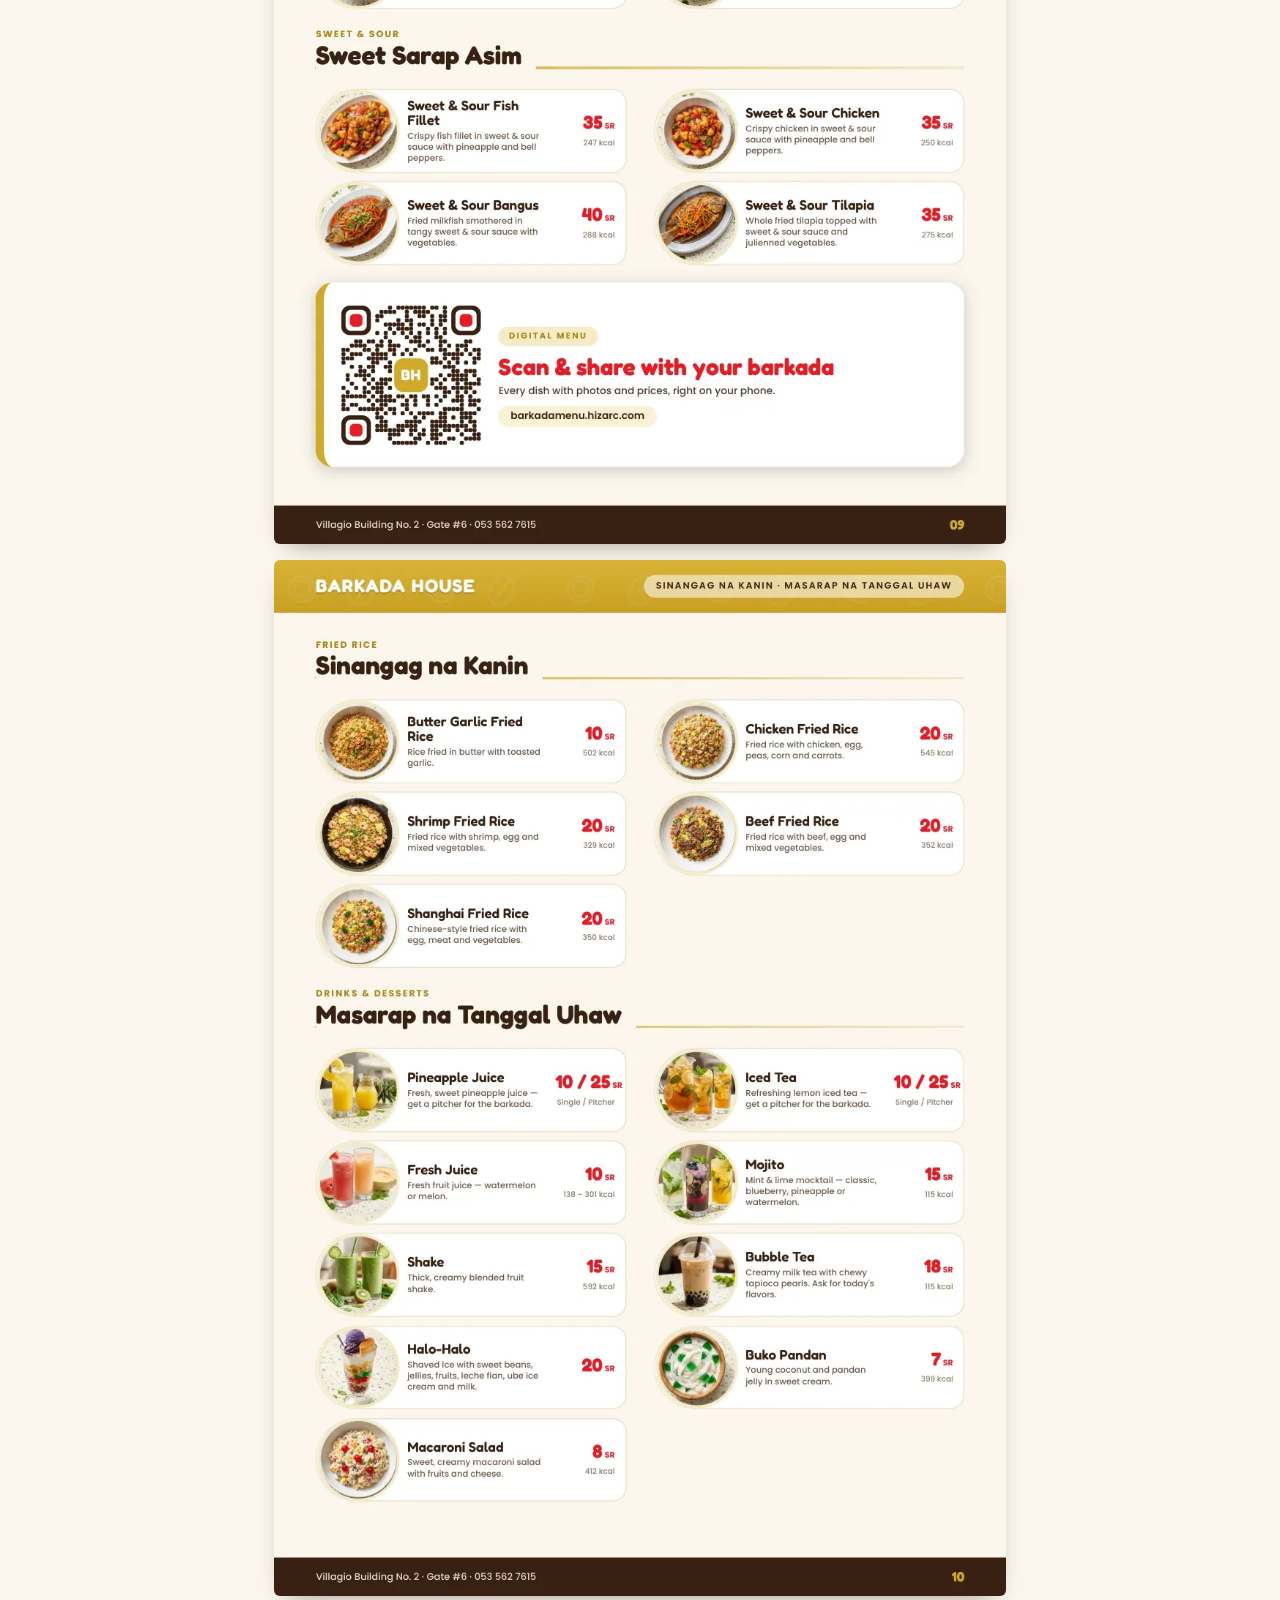
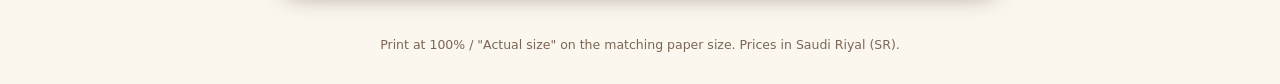
<file: qr/menucard/index.html>
<!doctype html>
<html lang="en">
<head>
<meta charset="utf-8">
<meta name="viewport" content="width=device-width, initial-scale=1, viewport-fit=cover">
<title>Barkada House — Menu Card</title>
<meta name="robots" content="noindex">
<meta name="theme-color" content="#D0AA2B">
<link rel="icon" href="../../assets/img/icon-192.png" type="image/png">
<style>
  :root { --gold:#D0AA2B; --gold-lt:#F6EBC6; --brown:#392214; --red:#E61D25; --cream:#FBF7EE; --muted:#7A6656; --line:#EDE3CF; }
  * { box-sizing: border-box; margin: 0; padding: 0; }
  body { font: 15px/1.45 system-ui, -apple-system, "Segoe UI", Roboto, Arial, sans-serif; color: var(--brown); background: var(--cream); }
  header { background: linear-gradient(180deg, #D8B337, var(--gold) 60%, #C79E22); color: #fff; text-align: center; padding: max(26px, env(safe-area-inset-top)) 20px 64px; }
  .kick { display: inline-block; font-size: 11px; font-weight: 700; letter-spacing: .18em; background: rgba(57,34,20,.18); padding: 5px 12px; border-radius: 99px; }
  h1 { font: 900 clamp(34px, 11vw, 52px)/.95 "Arial Rounded MT Bold", ui-rounded, system-ui, sans-serif; text-transform: uppercase; letter-spacing: .03em; margin-top: 10px; text-shadow: 0 3px 0 rgba(57,34,20,.18); }
  header p { margin-top: 8px; font-weight: 600; }
  main { max-width: 760px; margin: -44px auto 0; padding: 0 14px 40px; }
  .card { background: #fff; border-radius: 18px; padding: 14px; box-shadow: 0 14px 30px -16px rgba(57,34,20,.5); }
  .card h2 { margin: 2px 4px 10px; }
  h2 { font-size: 13px; letter-spacing: .1em; text-transform: uppercase; color: var(--muted); margin: 26px 4px 10px; }
  .list { display: grid; gap: 10px; }
  .dl { display: flex; align-items: center; gap: 14px; text-decoration: none; color: inherit; background: var(--cream); border: 1.5px solid var(--line); border-radius: 14px; padding: 12px 14px; }
  .dl:first-child { background: var(--brown); color: #fff; border-color: var(--brown); }
  .dl:first-child .d { color: #E9DCCB; }
  .ic { flex: none; width: 50px; height: 44px; border-radius: 12px; display: grid; place-items: center; font-weight: 900; font-size: 12px; background: var(--gold-lt); color: var(--brown); }
  .dl:first-child .ic { background: var(--red); color: #fff; }
  .t { font-weight: 800; } .d { font-size: 13px; color: var(--muted); } .ar { margin-left: auto; font-size: 20px; opacity: .6; }
  .links { display: grid; grid-template-columns: 1fr 1fr; gap: 10px; margin-top: 10px; }
  .btn { display: flex; align-items: center; justify-content: center; height: 46px; border-radius: 14px; text-decoration: none; font-weight: 800; font-size: 14px; }
  .btn.dark { background: var(--brown); color: #fff; }
  .btn.ghost { background: #fff; color: var(--brown); border: 1.5px solid var(--line); }
  .btn.red { background: var(--red); color: #fff; }
  .tabs { display: grid; grid-template-columns: repeat(3, 1fr); gap: 8px; }
  .tabs > input { position: absolute; opacity: 0; pointer-events: none; }
  .tabs > label { text-align: center; padding: 10px 6px; border-radius: 12px; background: #fff; border: 1.5px solid var(--line); font-weight: 800; cursor: pointer; line-height: 1.2; }
  .tabs > label small { display: block; font-size: 11.5px; font-weight: 600; color: var(--muted); margin-top: 2px; }
  .tabs > input:checked + label { background: var(--brown); color: #fff; border-color: var(--brown); }
  .tabs > input:checked + label small { color: #E9DCCB; }
  .tabs > input:focus-visible + label { outline: 3px solid var(--gold); }
  .panels { grid-column: 1 / -1; margin-top: 8px; }
  .panel { display: none; gap: 16px; }
  #t-A4:checked ~ .panels #p-A4 { display: grid; }
  #t-A5:checked ~ .panels #p-A5 { display: grid; }
  #t-Letter:checked ~ .panels #p-Letter { display: grid; }
  .bar { display: grid; grid-template-columns: 1fr 1fr; gap: 10px; }
  .panel img { display: block; width: 100%; height: auto; border-radius: 6px; background: #EFE8DA; box-shadow: 0 10px 24px -14px rgba(57,34,20,.6); }
  footer { text-align: center; color: var(--muted); font-size: 12.5px; padding: 0 20px 30px; }
</style>
</head>
<body>
<header>
  <span class="kick">PRINTABLE MENU CARD</span>
  <h1>Barkada House</h1>
  <p>Every dish with photo &amp; price · choose your paper size</p>
</header>
<main>
  <div class="card">
    <h2>Download</h2>
    <div class="list"><a class="dl" href="barkada-house-menu-card-A4.pdf" download><span class="ic">A4</span><span><span class="t">A4</span><br><span class="d">210 × 297 mm · 10 pages · PDF 6.4 MB</span></span><span class="ar">↓</span></a><a class="dl" href="barkada-house-menu-card-A5.pdf" download><span class="ic">A5</span><span><span class="t">A5</span><br><span class="d">148 × 210 mm · 24 pages · PDF 6.1 MB</span></span><span class="ar">↓</span></a><a class="dl" href="barkada-house-menu-card-US-Letter.pdf" download><span class="ic">LETTER</span><span><span class="t">US Letter (standard)</span><br><span class="d">8.5 × 11 in · 12 pages · PDF 6.7 MB</span></span><span class="ar">↓</span></a></div>
    <div class="links"><a class="btn red" href="../../">Digital menu →</a><a class="btn ghost" href="../">QR code &amp; poster</a></div>
  </div>
  <h2>Preview</h2>
  <div class="tabs"><input type="radio" name="fmt" id="t-A4" checked><label for="t-A4">A4<small>210 × 297 mm</small></label><input type="radio" name="fmt" id="t-A5"><label for="t-A5">A5<small>148 × 210 mm</small></label><input type="radio" name="fmt" id="t-Letter"><label for="t-Letter">US Letter<small>8.5 × 11 in</small></label>
    <div class="panels">
    <div class="panel" id="p-A4"><div class="bar"><a class="btn dark" href="barkada-house-menu-card-A4.pdf" download>⬇ Download A4 PDF</a><a class="btn ghost" href="barkada-house-menu-card-A4.pdf" target="_blank" rel="noopener">Open / Print</a></div>
      <img src="a4/page-01.webp" width="1000" height="1414" alt="A4 page 1" decoding="async">
      <img src="a4/page-02.webp" width="1000" height="1414" alt="A4 page 2" loading="lazy" decoding="async">
      <img src="a4/page-03.webp" width="1000" height="1414" alt="A4 page 3" loading="lazy" decoding="async">
      <img src="a4/page-04.webp" width="1000" height="1414" alt="A4 page 4" loading="lazy" decoding="async">
      <img src="a4/page-05.webp" width="1000" height="1414" alt="A4 page 5" loading="lazy" decoding="async">
      <img src="a4/page-06.webp" width="1000" height="1414" alt="A4 page 6" loading="lazy" decoding="async">
      <img src="a4/page-07.webp" width="1000" height="1414" alt="A4 page 7" loading="lazy" decoding="async">
      <img src="a4/page-08.webp" width="1000" height="1414" alt="A4 page 8" loading="lazy" decoding="async">
      <img src="a4/page-09.webp" width="1000" height="1414" alt="A4 page 9" loading="lazy" decoding="async">
      <img src="a4/page-10.webp" width="1000" height="1414" alt="A4 page 10" loading="lazy" decoding="async">
    </div>
    <div class="panel" id="p-A5"><div class="bar"><a class="btn dark" href="barkada-house-menu-card-A5.pdf" download>⬇ Download A5 PDF</a><a class="btn ghost" href="barkada-house-menu-card-A5.pdf" target="_blank" rel="noopener">Open / Print</a></div>
      <img src="a5/page-01.webp" width="1000" height="1419" alt="A5 page 1" loading="lazy" decoding="async">
      <img src="a5/page-02.webp" width="1000" height="1419" alt="A5 page 2" loading="lazy" decoding="async">
      <img src="a5/page-03.webp" width="1000" height="1419" alt="A5 page 3" loading="lazy" decoding="async">
      <img src="a5/page-04.webp" width="1000" height="1419" alt="A5 page 4" loading="lazy" decoding="async">
      <img src="a5/page-05.webp" width="1000" height="1419" alt="A5 page 5" loading="lazy" decoding="async">
      <img src="a5/page-06.webp" width="1000" height="1419" alt="A5 page 6" loading="lazy" decoding="async">
      <img src="a5/page-07.webp" width="1000" height="1419" alt="A5 page 7" loading="lazy" decoding="async">
      <img src="a5/page-08.webp" width="1000" height="1419" alt="A5 page 8" loading="lazy" decoding="async">
      <img src="a5/page-09.webp" width="1000" height="1419" alt="A5 page 9" loading="lazy" decoding="async">
      <img src="a5/page-10.webp" width="1000" height="1419" alt="A5 page 10" loading="lazy" decoding="async">
      <img src="a5/page-11.webp" width="1000" height="1419" alt="A5 page 11" loading="lazy" decoding="async">
      <img src="a5/page-12.webp" width="1000" height="1419" alt="A5 page 12" loading="lazy" decoding="async">
      <img src="a5/page-13.webp" width="1000" height="1419" alt="A5 page 13" loading="lazy" decoding="async">
      <img src="a5/page-14.webp" width="1000" height="1419" alt="A5 page 14" loading="lazy" decoding="async">
      <img src="a5/page-15.webp" width="1000" height="1419" alt="A5 page 15" loading="lazy" decoding="async">
      <img src="a5/page-16.webp" width="1000" height="1419" alt="A5 page 16" loading="lazy" decoding="async">
      <img src="a5/page-17.webp" width="1000" height="1419" alt="A5 page 17" loading="lazy" decoding="async">
      <img src="a5/page-18.webp" width="1000" height="1419" alt="A5 page 18" loading="lazy" decoding="async">
      <img src="a5/page-19.webp" width="1000" height="1419" alt="A5 page 19" loading="lazy" decoding="async">
      <img src="a5/page-20.webp" width="1000" height="1419" alt="A5 page 20" loading="lazy" decoding="async">
      <img src="a5/page-21.webp" width="1000" height="1419" alt="A5 page 21" loading="lazy" decoding="async">
      <img src="a5/page-22.webp" width="1000" height="1419" alt="A5 page 22" loading="lazy" decoding="async">
      <img src="a5/page-23.webp" width="1000" height="1419" alt="A5 page 23" loading="lazy" decoding="async">
      <img src="a5/page-24.webp" width="1000" height="1419" alt="A5 page 24" loading="lazy" decoding="async">
    </div>
    <div class="panel" id="p-Letter"><div class="bar"><a class="btn dark" href="barkada-house-menu-card-US-Letter.pdf" download>⬇ Download US Letter PDF</a><a class="btn ghost" href="barkada-house-menu-card-US-Letter.pdf" target="_blank" rel="noopener">Open / Print</a></div>
      <img src="letter/page-01.webp" width="1000" height="1294" alt="US Letter (standard) page 1" loading="lazy" decoding="async">
      <img src="letter/page-02.webp" width="1000" height="1294" alt="US Letter (standard) page 2" loading="lazy" decoding="async">
      <img src="letter/page-03.webp" width="1000" height="1294" alt="US Letter (standard) page 3" loading="lazy" decoding="async">
      <img src="letter/page-04.webp" width="1000" height="1294" alt="US Letter (standard) page 4" loading="lazy" decoding="async">
      <img src="letter/page-05.webp" width="1000" height="1294" alt="US Letter (standard) page 5" loading="lazy" decoding="async">
      <img src="letter/page-06.webp" width="1000" height="1294" alt="US Letter (standard) page 6" loading="lazy" decoding="async">
      <img src="letter/page-07.webp" width="1000" height="1294" alt="US Letter (standard) page 7" loading="lazy" decoding="async">
      <img src="letter/page-08.webp" width="1000" height="1294" alt="US Letter (standard) page 8" loading="lazy" decoding="async">
      <img src="letter/page-09.webp" width="1000" height="1294" alt="US Letter (standard) page 9" loading="lazy" decoding="async">
      <img src="letter/page-10.webp" width="1000" height="1294" alt="US Letter (standard) page 10" loading="lazy" decoding="async">
      <img src="letter/page-11.webp" width="1000" height="1294" alt="US Letter (standard) page 11" loading="lazy" decoding="async">
      <img src="letter/page-12.webp" width="1000" height="1294" alt="US Letter (standard) page 12" loading="lazy" decoding="async">
    </div>
    </div>
  </div>
</main>
<footer>Print at 100% / "Actual size" on the matching paper size. Prices in Saudi Riyal (SR).</footer>
</body>
</html>
</file>
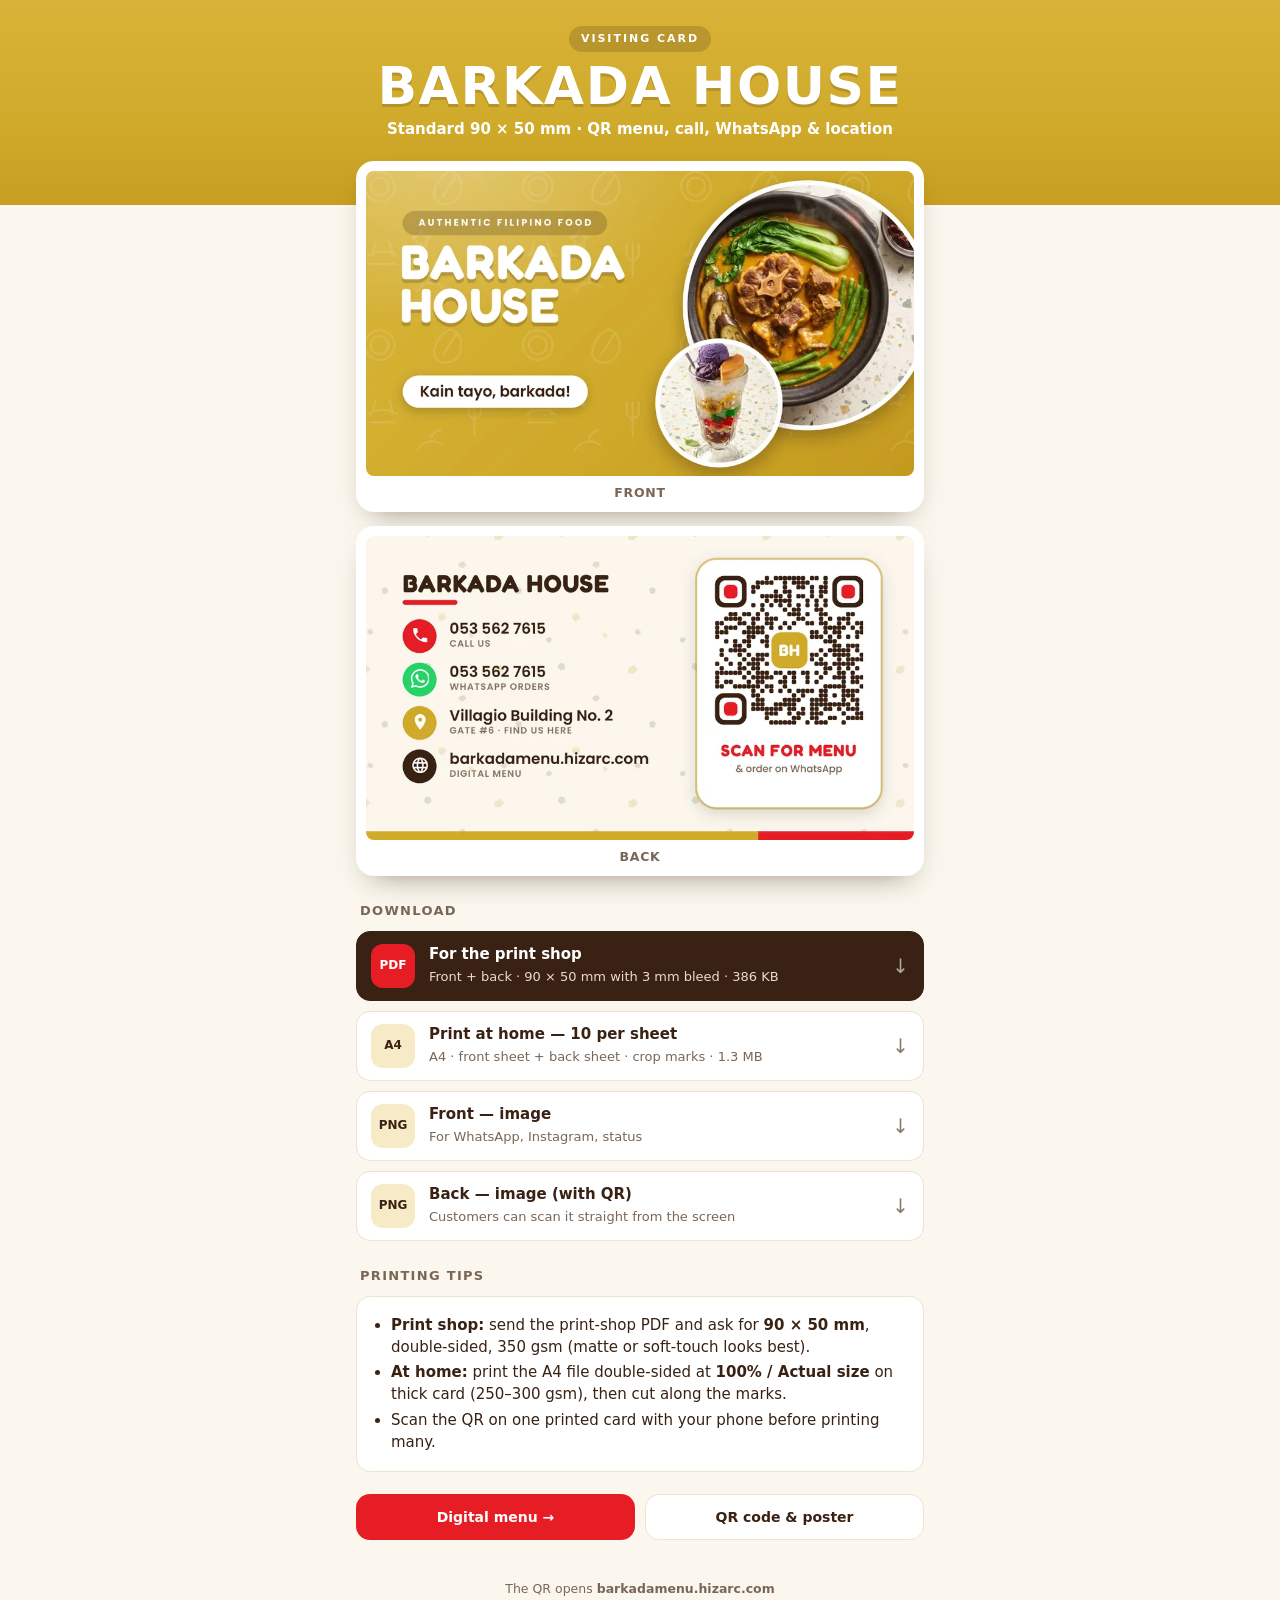
<file: qr/visitingcard/index.html>
<!doctype html>
<html lang="en">
<head>
<meta charset="utf-8">
<meta name="viewport" content="width=device-width, initial-scale=1, viewport-fit=cover">
<title>Barkada House — Visiting Card</title>
<meta name="robots" content="noindex">
<meta name="theme-color" content="#D0AA2B">
<link rel="icon" href="../../assets/img/icon-192.png" type="image/png">
<style>
  :root { --gold:#D0AA2B; --gold-lt:#F6EBC6; --brown:#392214; --red:#E61D25; --cream:#FBF7EE; --muted:#7A6656; --line:#EDE3CF; }
  * { box-sizing: border-box; margin: 0; padding: 0; }
  body { font: 15px/1.45 system-ui, -apple-system, "Segoe UI", Roboto, Arial, sans-serif; color: var(--brown); background: var(--cream); }
  header { background: linear-gradient(180deg, #D8B337, var(--gold) 60%, #C79E22); color: #fff; text-align: center; padding: max(26px, env(safe-area-inset-top)) 20px 64px; }
  .kick { display: inline-block; font-size: 11px; font-weight: 700; letter-spacing: .18em; background: rgba(57,34,20,.18); padding: 5px 12px; border-radius: 99px; }
  h1 { font: 900 clamp(34px, 11vw, 52px)/.95 "Arial Rounded MT Bold", ui-rounded, system-ui, sans-serif; text-transform: uppercase; letter-spacing: .03em; margin-top: 10px; text-shadow: 0 3px 0 rgba(57,34,20,.18); }
  header p { margin-top: 8px; font-weight: 600; }
  main { max-width: 600px; margin: -44px auto 0; padding: 0 16px 40px; }
  .cards { display: grid; gap: 14px; }
  .cards figure { background: #fff; border-radius: 18px; padding: 10px; box-shadow: 0 14px 30px -16px rgba(57,34,20,.55); }
  .cards img { display: block; width: 100%; height: auto; border-radius: 8px; }
  figcaption { font-size: 12.5px; font-weight: 700; color: var(--muted); text-align: center; margin-top: 8px; letter-spacing: .06em; text-transform: uppercase; }
  h2 { font-size: 13px; letter-spacing: .1em; text-transform: uppercase; color: var(--muted); margin: 26px 4px 10px; }
  .list { display: grid; gap: 10px; }
  .dl { display: flex; align-items: center; gap: 14px; text-decoration: none; color: inherit; background: #fff; border: 1.5px solid var(--line); border-radius: 14px; padding: 12px 14px; }
  .dl.main { background: var(--brown); color: #fff; border-color: var(--brown); }
  .ic { flex: none; width: 44px; height: 44px; border-radius: 12px; display: grid; place-items: center; font-weight: 900; font-size: 12px; background: var(--gold-lt); color: var(--brown); }
  .dl.main .ic { background: var(--red); color: #fff; }
  .t { font-weight: 800; } .d { font-size: 13px; color: var(--muted); } .dl.main .d { color: #E9DCCB; }
  .ar { margin-left: auto; font-size: 20px; opacity: .6; }
  .tips { background: #fff; border: 1.5px solid var(--line); border-radius: 14px; padding: 14px 16px; }
  .tips li { margin: 4px 0 4px 18px; }
  .links { display: grid; grid-template-columns: 1fr 1fr; gap: 10px; margin-top: 22px; }
  .btn { display: flex; align-items: center; justify-content: center; height: 46px; border-radius: 14px; text-decoration: none; font-weight: 800; font-size: 14px; }
  .btn.red { background: var(--red); color: #fff; } .btn.ghost { background: #fff; color: var(--brown); border: 1.5px solid var(--line); }
  footer { text-align: center; color: var(--muted); font-size: 12.5px; padding: 0 20px 30px; }
</style>
</head>
<body>
<header>
  <span class="kick">VISITING CARD</span>
  <h1>Barkada House</h1>
  <p>Standard 90 × 50 mm · QR menu, call, WhatsApp &amp; location</p>
</header>
<main>
  <div class="cards">
    <figure><img src="front.webp" width="900" height="500" alt="Visiting card front"><figcaption>Front</figcaption></figure>
    <figure><img src="back.webp" width="900" height="500" alt="Visiting card back with QR code, phone, WhatsApp and address"><figcaption>Back</figcaption></figure>
  </div>
  <h2>Download</h2>
  <div class="list">
    <a class="dl main" href="barkada-house-visiting-card-print.pdf" download>
      <span class="ic">PDF</span>
      <span><span class="t">For the print shop</span><br><span class="d">Front + back · 90 × 50 mm with 3 mm bleed · 386 KB</span></span>
      <span class="ar">↓</span>
    </a>
    <a class="dl" href="barkada-house-visiting-cards-A4.pdf" download>
      <span class="ic">A4</span>
      <span><span class="t">Print at home — 10 per sheet</span><br><span class="d">A4 · front sheet + back sheet · crop marks · 1.3 MB</span></span>
      <span class="ar">↓</span>
    </a>
    <a class="dl" href="barkada-house-visiting-card-front.png" download>
      <span class="ic">PNG</span>
      <span><span class="t">Front — image</span><br><span class="d">For WhatsApp, Instagram, status</span></span>
      <span class="ar">↓</span>
    </a>
    <a class="dl" href="barkada-house-visiting-card-back.png" download>
      <span class="ic">PNG</span>
      <span><span class="t">Back — image (with QR)</span><br><span class="d">Customers can scan it straight from the screen</span></span>
      <span class="ar">↓</span>
    </a>
  </div>
  <h2>Printing tips</h2>
  <ul class="tips">
    <li><b>Print shop:</b> send the print-shop PDF and ask for <b>90 × 50 mm</b>, double-sided, 350 gsm (matte or soft-touch looks best).</li>
    <li><b>At home:</b> print the A4 file double-sided at <b>100% / Actual size</b> on thick card (250–300 gsm), then cut along the marks.</li>
    <li>Scan the QR on one printed card with your phone before printing many.</li>
  </ul>
  <div class="links"><a class="btn red" href="../../">Digital menu →</a><a class="btn ghost" href="../">QR code &amp; poster</a></div>
</main>
<footer>The QR opens <b>barkadamenu.hizarc.com</b></footer>
</body>
</html>
</file>
<file: assets/css/style.css>
/* Barkada House — digital menu. Mobile first, no frameworks. */
:root {
  --gold: #D0AA2B;
  --gold-dk: #A9861B;
  --gold-lt: #F6EBC6;
  --brown: #392214;
  --brown-2: #5A3A24;
  --red: #E61D25;
  --maroon: #9C364B;
  --cream: #FBF7EE;
  --card: #FFFFFF;
  --ink: #2A1A10;
  --muted: #7A6656;
  --line: #EDE3CF;
  --wa: #25D366;           /* WhatsApp */
  --wa-dk: #128C7E;
  --wa-ink: #075E54;
  --ph: #EFE8DA;           /* image placeholder (matches photo backgrounds) */
  --radius: 16px;
  --bar-h: 108px;          /* sticky bar height, updated by JS */
  --font: system-ui, -apple-system, "Segoe UI", Roboto, "Helvetica Neue", Arial, sans-serif;
  --font-display: "Arial Rounded MT Bold", "Nunito", ui-rounded, "SF Pro Rounded", var(--font);
}

*, *::before, *::after { box-sizing: border-box; }
html { -webkit-text-size-adjust: 100%; text-size-adjust: 100%; scroll-padding-top: var(--bar-h); }
html.lock { overflow: hidden; }
body {
  margin: 0;
  font: 15px/1.45 var(--font);
  color: var(--ink);
  background: var(--cream);
  -webkit-tap-highlight-color: transparent;
  overflow-x: hidden;
}
img { display: block; max-width: 100%; }
button { font: inherit; color: inherit; }
a { color: inherit; }
svg { width: 1em; height: 1em; fill: currentColor; flex: none; }
h1, h2, h3, p { margin: 0; }

/* ---------- Hero ---------- */
.hero {
  background:
    radial-gradient(120% 80% at 85% -10%, rgba(255,255,255,.28), transparent 60%),
    linear-gradient(180deg, var(--gold) 0%, #C99F22 100%);
  color: #fff;
  padding: max(22px, env(safe-area-inset-top)) 0 18px;
  overflow: hidden;
}
.hero__inner { padding: 6px 20px 0; text-align: center; }
.hero__kicker {
  display: inline-block;
  font-size: 11px; letter-spacing: .18em; text-transform: uppercase; font-weight: 700;
  background: rgba(57,34,20,.18); padding: 5px 12px; border-radius: 999px;
}
.logo {
  font-family: var(--font-display);
  font-weight: 900;
  font-size: clamp(44px, 15vw, 76px);
  line-height: .92;
  letter-spacing: .04em;
  text-transform: uppercase;
  margin: 12px 0 10px;
  text-shadow: 0 3px 0 rgba(57,34,20,.18);
}
.hero__addr {
  display: inline-flex; align-items: center; gap: 6px;
  font-size: 13.5px; font-weight: 600; opacity: .95;
}
.hero__btns { display: flex; flex-wrap: wrap; justify-content: center; gap: 8px; margin-top: 12px; }
.btn-call {
  display: inline-flex; align-items: center; gap: 7px;
  background: var(--red); color: #fff; text-decoration: none;
  font-weight: 800; font-size: 14px; letter-spacing: .01em;
  padding: 10px 15px; border-radius: 999px;
  box-shadow: 0 6px 16px -6px rgba(140,10,15,.6);
}
.btn-call:active { transform: scale(.97); }
.btn-call svg { font-size: 16px; }
.btn-call--wa { background: var(--wa); box-shadow: 0 6px 16px -6px rgba(7,94,84,.7); }

/* highlight tiles under the logo (from the printed cover) */
.highlights {
  display: grid; grid-auto-flow: column; grid-auto-columns: minmax(150px, 1fr);
  gap: 10px; overflow-x: auto; padding: 18px 20px 4px;
  scroll-snap-type: x mandatory; scroll-padding: 0 20px; scrollbar-width: none;
}
.highlights::-webkit-scrollbar { display: none; }
.hl {
  position: relative; display: block; scroll-snap-align: start;
  border-radius: 14px; overflow: hidden; background: var(--ph);
  aspect-ratio: 1 / 1; text-decoration: none;
  border: 3px solid #fff; box-shadow: 0 8px 18px -10px rgba(57,34,20,.6);
}
.hl img { width: 100%; height: 100%; object-fit: cover; }
.hl__t {
  position: absolute; left: 0; right: 0; bottom: 0;
  padding: 26px 10px 8px; color: #fff; text-align: left;
  background: linear-gradient(transparent, rgba(30,16,8,.85));
  font-weight: 800; font-size: 13.5px; line-height: 1.2;
}
.hl__p { display: block; font-size: 12px; font-weight: 700; color: var(--gold-lt); margin-top: 2px; }

/* ---------- Sticky bar ---------- */
.bar {
  position: sticky; top: 0; z-index: 20;
  background: var(--cream);
  border-bottom: 1px solid var(--line);
  padding-top: env(safe-area-inset-top);
}
.bar__search { display: flex; gap: 8px; padding: 10px 14px 6px; }
.search {
  flex: 1; display: flex; align-items: center; gap: 8px;
  background: #fff; border: 1.5px solid var(--line); border-radius: 12px;
  padding: 0 12px; height: 42px; color: var(--muted);
}
.search:focus-within { border-color: var(--gold); }
.search input {
  flex: 1; min-width: 0; border: 0; outline: 0; background: transparent;
  font: 16px var(--font); color: var(--ink); height: 100%;
}
.search input::-webkit-search-cancel-button { cursor: pointer; }
.view-toggle {
  width: 42px; height: 42px; border-radius: 12px; border: 1.5px solid var(--line);
  background: #fff; display: grid; place-items: center; color: var(--brown); font-size: 18px; cursor: pointer;
}
/* shows the view you will switch TO */
.view-toggle .i-grid { display: none; }
.list-view .view-toggle .i-grid { display: block; }
.list-view .view-toggle .i-list { display: none; }

.chips {
  display: flex; gap: 8px; overflow-x: auto; padding: 6px 14px 10px;
  scrollbar-width: none; overscroll-behavior-x: contain;
}
.chips::-webkit-scrollbar { display: none; }
.chip {
  flex: none; border: 0; cursor: pointer;
  padding: 8px 14px; border-radius: 999px;
  background: #fff; color: var(--brown-2);
  font-size: 13.5px; font-weight: 700; white-space: nowrap;
  box-shadow: inset 0 0 0 1.5px var(--line);
  transition: background-color .15s, color .15s;
}
.chip.is-active { background: var(--brown); color: #fff; box-shadow: none; }

/* ---------- Sections ---------- */
.menu { padding: 6px 0 24px; }
.sec { padding: 22px 14px 4px; scroll-margin-top: var(--bar-h); }
.sec[hidden] { display: none; }
.sec__head { display: flex; align-items: flex-end; justify-content: space-between; gap: 12px; margin: 0 2px 12px; }
.sec__title { font-family: var(--font-display); font-weight: 900; font-size: 21px; line-height: 1.15; color: var(--brown); }
.sec__en { font-size: 13px; color: var(--muted); font-weight: 600; margin-top: 2px; }
.sec__count {
  flex: none; font-size: 12px; font-weight: 800; color: var(--gold-dk);
  background: var(--gold-lt); padding: 3px 9px; border-radius: 999px;
}

/* ---------- Item cards ---------- */
.items { display: grid; gap: 12px; grid-template-columns: repeat(2, minmax(0, 1fr)); }
.card {
  display: flex; flex-direction: column;
  background: var(--card); border-radius: var(--radius); overflow: hidden;
  text-decoration: none; color: inherit; position: relative;
  box-shadow: 0 1px 2px rgba(57,34,20,.06), 0 6px 16px -10px rgba(57,34,20,.25);
  transition: transform .12s ease;
}
.card:active { transform: scale(.98); }
.card[hidden] { display: none; }
.card__link, .combo__link { display: flex; flex-direction: column; flex: 1; min-width: 0; color: inherit; text-decoration: none; }

/* quick add: "+" on the corner of the photo, becomes "− 2 +" once the dish is in the order */
.card__ov { position: absolute; left: 0; right: 0; top: 0; aspect-ratio: 1 / 1; pointer-events: none; z-index: 1; }
.combo .card__ov { aspect-ratio: 4 / 3; }
.qa {
  position: absolute; right: 8px; bottom: 8px; display: flex; align-items: center; height: 40px; border-radius: 20px;
  background: var(--red); color: #fff; pointer-events: auto;
  box-shadow: 0 0 0 2.5px #fff, 0 6px 14px -4px rgba(0,0,0,.5);
}
.qa__b {
  display: grid; place-items: center; width: 40px; height: 40px; padding: 0; border: 0; border-radius: 50%;
  background: transparent; color: inherit; cursor: pointer; font: 800 25px/1 var(--font); -webkit-tap-highlight-color: transparent;
}
.qa__b:active { background: rgba(0,0,0,.18); }
.qa__minus, .qa__n { display: none; }
.qa__n { min-width: 20px; text-align: center; font-weight: 900; font-size: 16px; font-variant-numeric: tabular-nums; }
.qa.has .qa__minus { display: grid; }
.qa.has .qa__n { display: block; }
.qa--sized.has .qa__minus { display: none; }
.qa--sized.has .qa__n { padding-left: 14px; }
.qa.pulse { animation: qa-pulse 1.3s ease-in-out 3; }
@keyframes qa-pulse {
  0%, 100% { transform: scale(1); box-shadow: 0 0 0 2.5px #fff, 0 6px 14px -4px rgba(0,0,0,.5); }
  45% { transform: scale(1.22); box-shadow: 0 0 0 2.5px #fff, 0 0 0 11px rgba(230,29,37,.28); }
}
.no-wa .card__ov { display: none; }
.ph { background: var(--ph); aspect-ratio: 1 / 1; overflow: hidden; }
.ph img { width: 100%; height: 100%; object-fit: cover; }
.card__body { padding: 10px 11px 11px; display: flex; flex-direction: column; gap: 4px; flex: 1; }
.card__name { font-size: 14.5px; font-weight: 800; line-height: 1.25; }
.card__desc {
  font-size: 12.5px; color: var(--muted); line-height: 1.35;
  display: -webkit-box; -webkit-line-clamp: 2; -webkit-box-orient: vertical; overflow: hidden;
}
.card__meta { margin-top: auto; padding-top: 4px; display: flex; align-items: center; justify-content: space-between; gap: 6px; flex-wrap: wrap; }
.price { font-weight: 900; color: var(--red); font-size: 15px; white-space: nowrap; }
.price small { font-size: .78em; font-weight: 800; }
.cal { font-size: 11.5px; color: var(--muted); font-weight: 600; white-space: nowrap; }
.tag {
  position: absolute; top: 8px; left: 8px; z-index: 1;
  background: var(--gold); color: #fff; font-size: 11px; font-weight: 800; letter-spacing: .03em;
  padding: 3px 8px; border-radius: 999px; box-shadow: 0 2px 6px rgba(0,0,0,.18);
}

/* list view */
.list-view .items { grid-template-columns: 1fr; gap: 10px; }
.list-view .card { flex-direction: row; align-items: stretch; }
.list-view .card__link { flex-direction: row; align-items: stretch; }
.list-view .card .card__ov { right: auto; bottom: 0; width: 104px; aspect-ratio: auto; }
.list-view .card .qa { right: 6px; bottom: 6px; height: 32px; }
.list-view .card .qa__b { width: 32px; height: 32px; font-size: 21px; }
.list-view .card .qa__n { min-width: 18px; font-size: 14.5px; }
.list-view .card .ph { width: 104px; flex: none; aspect-ratio: auto; min-height: 104px; }
.list-view .card__body { padding: 10px 12px; }
.list-view .tag { top: 6px; left: 6px; font-size: 10px; padding: 2px 6px; }

/* ---------- Combos ---------- */
.sec--combo { padding-left: 0; padding-right: 0; }
.sec--combo .sec__head { margin-left: 16px; margin-right: 16px; }
.free {
  margin: 0 14px 14px; padding: 12px 14px;
  background: var(--brown); color: #fff; border-radius: 14px;
  display: flex; gap: 12px; align-items: flex-start;
}
.free__badge {
  flex: none; background: var(--red); color: #fff; font-weight: 900; font-size: 12px; letter-spacing: .06em;
  padding: 4px 8px; border-radius: 6px; margin-top: 1px;
}
.free p { font-size: 13px; line-height: 1.45; }
.free strong { color: var(--gold); }
.combos {
  display: grid; grid-auto-flow: column; grid-auto-columns: min(82vw, 330px);
  gap: 12px; overflow-x: auto; padding: 2px 14px 10px;
  scroll-snap-type: x mandatory; scroll-padding: 0 14px; scrollbar-width: none;
  overscroll-behavior-x: contain;
}
.combos::-webkit-scrollbar { display: none; }
.combo {
  scroll-snap-align: start; display: flex; flex-direction: column;
  background: var(--card); border-radius: 18px; overflow: hidden; text-decoration: none; color: inherit; position: relative;
  box-shadow: 0 1px 2px rgba(57,34,20,.06), 0 10px 22px -14px rgba(57,34,20,.45);
}
.combo[hidden] { display: none; }
.combo .ph { aspect-ratio: 4 / 3; position: relative; }
.combo__price {
  position: absolute; right: 10px; top: 10px;
  background: var(--maroon); color: #fff; font-weight: 900; font-size: 16px;
  padding: 5px 11px; border-radius: 10px; box-shadow: 0 4px 12px -4px rgba(0,0,0,.4);
}
.combo__body { padding: 12px 14px 14px; }
.combo__name { font-family: var(--font-display); font-weight: 900; font-size: 18px; color: var(--brown); }
.combo__dishes { list-style: none; margin: 8px 0 0; padding: 0; display: grid; gap: 3px; }
.combo__dishes li { font-size: 13.5px; font-weight: 600; padding-left: 16px; position: relative; }
.combo__dishes li::before {
  content: ""; position: absolute; left: 2px; top: .55em; width: 7px; height: 7px; border-radius: 50%; background: var(--gold);
}
.combo__more { margin-top: 10px; font-size: 12px; color: var(--muted); font-weight: 600; }
.combo__more b { color: var(--red); }
.swipe-hint { text-align: center; font-size: 12px; color: var(--muted); margin-top: 2px; }

/* ---------- Empty / footer ---------- */
.empty { text-align: center; color: var(--muted); padding: 40px 20px 60px; font-weight: 600; }
.foot {
  background: var(--brown); color: #E9DCCB; text-align: center;
  padding: 28px 20px calc(96px + env(safe-area-inset-bottom)); font-size: 13.5px; display: grid; gap: 4px;
}
.foot a { color: #fff; font-weight: 700; text-decoration: none; }
.foot__name { font-family: var(--font-display); font-weight: 900; font-size: 20px; color: var(--gold); text-transform: uppercase; letter-spacing: .04em; }
.foot__note { font-size: 11.5px; opacity: .7; margin-top: 8px; }

/* ---------- Bottom sheet ---------- */
.sheet {
  padding: 0; border: 0; margin: 0; background: transparent;
  width: 100%; max-width: 100%; height: 100%; max-height: 100%;
  overflow: hidden;
}
.sheet::backdrop { background: rgba(25,14,6,.55); }
.sheet[open] { display: flex; align-items: flex-end; justify-content: center; }
.sheet__panel {
  position: relative; width: 100%; max-width: 560px;
  max-height: 92vh; max-height: 92dvh; overflow-y: auto; overscroll-behavior: contain;
  background: var(--card); border-radius: 22px 22px 0 0;
  padding-bottom: env(safe-area-inset-bottom);
  animation: sheet-up .32s cubic-bezier(.2,.9,.25,1);
  will-change: transform;
}
.sheet.closing .sheet__panel { animation: sheet-down .22s ease-in forwards; }
.sheet.closing::backdrop { opacity: 0; transition: opacity .22s; }
@keyframes sheet-up { from { transform: translateY(100%); } to { transform: none; } }
@keyframes sheet-down { to { transform: translateY(100%); } }
.sheet__grip {
  position: absolute; top: 8px; left: 50%; transform: translateX(-50%); z-index: 2;
  width: 42px; height: 5px; border-radius: 9px; background: rgba(255,255,255,.85);
  box-shadow: 0 1px 4px rgba(0,0,0,.25);
}
.sheet__close {
  position: absolute; top: 12px; right: 12px; z-index: 3;
  width: 38px; height: 38px; border-radius: 50%; border: 0; cursor: pointer;
  background: rgba(255,255,255,.92); color: var(--brown); font-size: 20px;
  display: grid; place-items: center; box-shadow: 0 2px 10px rgba(0,0,0,.2);
}
.sh__img { background: var(--ph); aspect-ratio: 1 / 1; }
.sh__img.wide { aspect-ratio: 4 / 3; }
.sh__img img { width: 100%; height: 100%; object-fit: cover; }
.sh__body { padding: 16px 20px 24px; }
.sh__cat { font-size: 12px; font-weight: 800; letter-spacing: .08em; text-transform: uppercase; color: var(--gold-dk); }
.sh__name { font-family: var(--font-display); font-weight: 900; font-size: 26px; line-height: 1.15; color: var(--brown); margin-top: 4px; }
.sh__desc { margin-top: 8px; color: #4D3A2C; font-size: 15px; }
.sh__row { display: flex; align-items: center; justify-content: space-between; gap: 12px; margin-top: 16px; flex-wrap: wrap; }
.sh__price { font-size: 26px; font-weight: 900; color: var(--red); }
.sh__price small { font-size: .6em; }
.sh__cal { display: inline-flex; align-items: center; gap: 6px; background: var(--gold-lt); color: var(--brown-2); font-weight: 700; font-size: 13px; padding: 6px 12px; border-radius: 999px; }
.sizes { display: grid; gap: 8px; margin-top: 16px; }
.size {
  display: flex; justify-content: space-between; align-items: center; width: 100%; cursor: pointer; text-align: left;
  padding: 12px 14px; border-radius: 12px; background: var(--cream); border: 1.5px solid var(--line); font-weight: 700;
}
.size__l { display: inline-flex; align-items: center; gap: 10px; }
.size__l::before { content: ""; width: 18px; height: 18px; border-radius: 50%; border: 2px solid #CDBFA6; background: #fff; box-sizing: border-box; }
.size[aria-checked="true"] { border-color: var(--red); background: #FFF6F5; }
.size[aria-checked="true"] .size__l::before { border: 5.5px solid var(--red); }
.size .price { font-size: 18px; }
.sh__h { font-size: 13px; font-weight: 800; letter-spacing: .06em; text-transform: uppercase; color: var(--muted); margin: 18px 0 8px; }
.sh__list { list-style: none; padding: 0; margin: 0; display: grid; gap: 6px; }
.sh__list li { padding: 10px 12px; background: var(--cream); border-radius: 10px; font-weight: 700; border: 1px solid var(--line); }
.freebies { display: flex; flex-wrap: wrap; gap: 6px; }
.freebies span { background: #FDECEC; color: #B3141B; font-weight: 700; font-size: 13px; padding: 6px 10px; border-radius: 999px; }
.sh__actions { display: flex; gap: 10px; margin-top: 20px; }
.btn {
  flex: 1; display: inline-flex; align-items: center; justify-content: center; gap: 8px;
  height: 48px; border-radius: 14px; border: 0; cursor: pointer; text-decoration: none;
  font-weight: 800; font-size: 15px;
}
.btn--call { background: var(--red); color: #fff; }
.btn--ghost { background: var(--cream); color: var(--brown); border: 1.5px solid var(--line); }
.btn--wa { background: var(--wa); color: #fff; }
.btn svg { font-size: 20px; }
.sh__actions .btn { height: 44px; font-size: 14px; }
.sh__actions { margin-top: 10px; }

/* quantity + add to order */
.order { display: flex; gap: 10px; margin-top: 20px; }
.qty { display: inline-flex; align-items: center; flex: none; background: #fff; border: 1.5px solid var(--line); border-radius: 999px; }
.qty button { width: 34px; height: 34px; border: 0; background: transparent; cursor: pointer; font-size: 20px; font-weight: 800; color: var(--brown); line-height: 1; }
.qty span { min-width: 22px; text-align: center; font-weight: 900; font-variant-numeric: tabular-nums; }
.qty--lg { border-radius: 14px; }
.qty--lg button { width: 44px; height: 50px; font-size: 22px; }
.btn--add { height: 53px; background: var(--red); color: #fff; font-size: 15.5px; box-shadow: 0 8px 18px -10px rgba(140,10,15,.8); transition: background-color .2s; }
.btn--add.is-done { background: var(--wa-dk); box-shadow: none; }

/* ---------- WhatsApp: floating button + hint ---------- */
.wa-fab {
  position: fixed; z-index: 30; right: 16px; bottom: calc(16px + env(safe-area-inset-bottom));
  display: flex; align-items: center; justify-content: center; gap: 8px;
  min-width: 58px; height: 58px; padding: 0 15px; border: 0; border-radius: 29px; cursor: pointer;
  background: var(--wa); color: #fff; font-size: 30px;
  box-shadow: 0 10px 24px -8px rgba(7,94,84,.75), 0 2px 6px rgba(0,0,0,.12);
}
.wa-fab__txt { display: none; font-size: 15px; font-weight: 800; white-space: nowrap; }
.wa-fab.has { padding: 0 18px 0 14px; font-size: 26px; }
.wa-fab.has .wa-fab__txt { display: inline-block; text-align: left; font-size: 12.5px; font-weight: 700; line-height: 1.25; }
.wa-fab__txt b { display: block; font-size: 15.5px; font-weight: 900; }
.wa-fab.bump { animation: wa-bump .5s ease; }
.wa-fab:active { transform: scale(.96); }
@keyframes wa-bump { 30% { transform: scale(1.14); } 60% { transform: scale(.97); } }
.typing .wa-fab, .typing .wa-tip, .no-wa .wa-fab, .no-wa [data-wa-open], .no-wa .order { display: none !important; }
.wa-tip {
  position: fixed; z-index: 30; right: 16px; bottom: calc(86px + env(safe-area-inset-bottom));
  max-width: min(270px, calc(100vw - 32px)); padding: 12px 36px 12px 14px; cursor: pointer;
  background: #fff; color: var(--ink); border-radius: 16px 16px 4px 16px;
  box-shadow: 0 14px 30px -10px rgba(57,34,20,.5), 0 1px 3px rgba(0,0,0,.08);
  font-size: 13.5px; line-height: 1.4; animation: tip-in .35s cubic-bezier(.2,.9,.25,1);
}
.wa-tip[hidden] { display: none; }
.wa-tip b { display: block; color: var(--wa-ink); font-size: 14.5px; margin-bottom: 2px; }
.wa-tip__x { position: absolute; top: 4px; right: 4px; width: 30px; height: 30px; border: 0; background: transparent; color: var(--muted); font-size: 20px; cursor: pointer; }
@keyframes tip-in { from { opacity: 0; transform: translateY(12px) scale(.95); } }

/* ---------- WhatsApp order popup ---------- */
.wa__panel { background: #EFE7DD; }
.wa__head {
  position: sticky; top: 0; z-index: 2; display: flex; align-items: center; gap: 12px;
  padding: 14px 12px 14px 16px; background: var(--wa-ink); color: #fff;
}
.wa__head img { width: 42px; height: 42px; border-radius: 50%; background: #fff; flex: none; }
.wa__head h2 { font-size: 17px; font-weight: 800; }
.wa__head p { font-size: 12.5px; opacity: .85; display: flex; align-items: center; gap: 5px; }
.wa__head p::before { content: ""; width: 7px; height: 7px; border-radius: 50%; background: var(--wa); }
.wa__x {
  margin-left: auto; width: 38px; height: 38px; border-radius: 50%; border: 0; cursor: pointer;
  background: rgba(255,255,255,.14); color: #fff; font-size: 20px; display: grid; place-items: center;
}
.wa__body { padding: 16px 14px 22px; }
.bubble {
  position: relative; max-width: 88%; margin-bottom: 8px; padding: 10px 12px;
  background: #fff; border-radius: 4px 14px 14px 14px; font-size: 14.5px; line-height: 1.45;
  box-shadow: 0 1px 1px rgba(0,0,0,.08);
}
.wa__btns { display: flex; gap: 10px; margin-top: 18px; }
.wa__card { background: #fff; border-radius: 16px; padding: 14px; margin-bottom: 12px; box-shadow: 0 1px 2px rgba(0,0,0,.06); }
.wa__h { font-size: 12.5px; font-weight: 800; letter-spacing: .07em; text-transform: uppercase; color: var(--muted); margin-bottom: 8px; }
.wl { list-style: none; margin: 0; padding: 0; }
.wl li {
  display: grid; grid-template-columns: auto 1fr auto; grid-template-areas: "img name name" "img qty price";
  align-items: center; column-gap: 10px; row-gap: 6px; padding: 10px 0; border-bottom: 1px solid #F1EBE1;
}
.wl__img { grid-area: img; width: 54px; height: 54px; border-radius: 12px; overflow: hidden; background: var(--ph); align-self: start; }
.wl__img img { width: 100%; height: 100%; object-fit: cover; }
.wl__n { grid-area: name; font-size: 14.5px; line-height: 1.25; }
.wl__n span { display: inline-block; margin-left: 6px; font-size: 12px; font-weight: 700; color: var(--gold-dk); background: var(--gold-lt); padding: 1px 8px; border-radius: 99px; vertical-align: 1px; }
.wl .qty { grid-area: qty; justify-self: start; }
.wl__p { grid-area: price; color: var(--red); font-size: 15px; white-space: nowrap; }
.wl__p small { font-size: .78em; }
.wa__total { display: flex; justify-content: space-between; align-items: baseline; padding-top: 12px; font-weight: 800; font-size: 16px; }
.wa__total b { color: var(--red); font-size: 22px; font-weight: 900; }
.wa__total small { font-size: .62em; }
.seg { display: grid; grid-auto-flow: column; grid-auto-columns: 1fr; gap: 6px; border-radius: 14px; }
.seg button {
  height: 44px; border-radius: 12px; border: 1.5px solid var(--line); background: var(--cream); cursor: pointer;
  font-weight: 800; font-size: 14px; color: var(--brown-2);
}
.seg button[aria-checked="true"] { background: var(--wa-ink); border-color: var(--wa-ink); color: #fff; }
.seg.err { animation: shake .4s; }
.seg.err button { border-color: var(--red); }
@keyframes shake { 25% { transform: translateX(-6px); } 75% { transform: translateX(6px); } }
.fld { display: block; margin-top: 12px; }
.fld > span { display: block; margin-bottom: 5px; font-size: 13px; font-weight: 800; color: var(--brown-2); }
.fld input, .fld textarea {
  display: block; width: 100%; padding: 10px 12px; border: 1.5px solid var(--line); border-radius: 12px; outline: 0;
  background: #fff; color: var(--ink); font: 16px/1.4 var(--font); resize: vertical;
}
.fld input:focus, .fld textarea:focus { border-color: var(--wa-dk); }
.fld .err { border-color: var(--red); background: #FFF6F5; }
.fld[data-show] { display: none; }
.t-dine .fld[data-show="dine"], .t-delivery .fld[data-show="delivery"] { display: block; }
.btn--send { width: 100%; height: 56px; font-size: 16.5px; box-shadow: 0 10px 22px -10px rgba(7,94,84,.9); }
.btn--send svg { font-size: 24px; }
.wa__fine { margin-top: 8px; text-align: center; font-size: 12.5px; color: var(--muted); }
.wa__clear { display: block; margin: 12px auto 0; border: 0; background: transparent; cursor: pointer; color: var(--muted); font-size: 13px; font-weight: 700; text-decoration: underline; }

/* order popup: "how to order" (shown while the order is empty) */
.how { list-style: none; margin: 12px 0 16px; padding: 0; display: grid; gap: 8px; counter-reset: how; }
.how li {
  position: relative; padding: 12px 12px 12px 56px; background: #fff; border-radius: 14px;
  box-shadow: 0 1px 2px rgba(0,0,0,.06); counter-increment: how;
}
.how li::before {
  content: counter(how); position: absolute; left: 13px; top: 50%; transform: translateY(-50%);
  display: grid; place-items: center; width: 30px; height: 30px; border-radius: 50%;
  background: var(--wa-ink); color: #fff; font-weight: 900; font-size: 15px;
}
.how b { display: block; font-size: 15px; line-height: 1.3; }
.how span { display: block; margin-top: 2px; font-size: 13px; line-height: 1.4; color: var(--muted); }
.how__plus {
  display: inline-grid; place-items: center; width: 22px; height: 22px; margin: 0 1px; border-radius: 50%; vertical-align: -4px;
  background: var(--red); color: #fff; font-style: normal; font-weight: 900; font-size: 17px; line-height: 1;
}
.btn--start { width: 100%; height: 56px; font-size: 16.5px; }
.wa__chat {
  display: flex; align-items: center; justify-content: center; gap: 8px; margin-top: 16px;
  color: var(--wa-ink); font-weight: 800; font-size: 14px; text-decoration: none;
}
.wa__chat svg { font-size: 20px; }

/* order popup: add-ons row */
.wl__ico { display: grid; place-items: center; width: 100%; height: 100%; background: var(--gold-lt); font-size: 26px; line-height: 1; }
.xts {
  display: flex; gap: 10px; margin: 0 -14px; padding: 2px 14px 4px; overflow-x: auto;
  scroll-snap-type: x proximity; scroll-padding: 0 14px; scrollbar-width: none; -webkit-overflow-scrolling: touch;
}
.xts::-webkit-scrollbar { display: none; }
.xt { flex: none; width: 92px; padding: 0; border: 0; background: transparent; cursor: pointer; text-align: center; color: var(--ink); font: inherit; scroll-snap-align: start; }
.xt__img { position: relative; display: block; width: 92px; height: 92px; border-radius: 16px; overflow: hidden; background: var(--ph); box-shadow: inset 0 0 0 1px rgba(57,34,20,.08); }
.xt__img img { display: block; width: 100%; height: 100%; object-fit: cover; }
.xt__img .wl__ico { font-size: 40px; }
.xt.on .xt__img { outline: 2.5px solid var(--wa-dk); outline-offset: -2.5px; }
.xt i {
  position: absolute; right: 6px; bottom: 6px; display: grid; place-items: center; min-width: 28px; height: 28px; padding: 0 7px;
  border-radius: 14px; background: var(--red); color: #fff; font-style: normal; font-weight: 900; font-size: 17px; line-height: 1;
  box-shadow: 0 2px 6px rgba(0,0,0,.3);
}
.xt i.xt__n { background: var(--wa-dk); font-size: 14px; }
.xt:active .xt__img { transform: scale(.96); }
.xt b { display: block; margin-top: 6px; font-size: 12.5px; line-height: 1.2; font-weight: 800; }
.xt__s { display: block; font-size: 11px; font-weight: 700; color: var(--muted); }
.xt__p { display: block; margin-top: 1px; font-size: 12.5px; font-weight: 800; color: var(--red); }

/* order popup: dine-in party size */
.t-dine .fld.ppl[data-show="dine"] { display: flex; align-items: center; justify-content: space-between; gap: 12px; }
.fld.ppl > span { margin-bottom: 0; font-size: 14px; }
.ppl .qty--lg button { height: 44px; }

/* order popup: delivery */
.wa__row { display: flex; justify-content: space-between; gap: 12px; padding-top: 8px; font-size: 14px; font-weight: 700; color: var(--brown-2); }
.wa__row + .wa__total { padding-top: 8px; }
.wa__min { margin-top: 10px; padding: 9px 12px; border-radius: 10px; background: #FFF6F5; color: #B3141B; font-size: 13px; font-weight: 700; }
.dlv__note { display: none; margin-top: 10px; font-size: 13px; color: var(--muted); }
.loc { display: none; align-items: center; flex-wrap: wrap; gap: 8px 12px; margin-top: 8px; }
.t-delivery .loc { display: flex; }
.t-delivery .dlv__note { display: block; }
.loc__btn { flex: none; width: 100%; height: 44px; font-size: 14px; }
.loc__btn:disabled { opacity: .7; }
.loc__ok { font-size: 14px; font-weight: 800; color: var(--wa-dk); }
.loc__rm { border: 0; background: transparent; cursor: pointer; color: var(--muted); font-size: 13px; font-weight: 700; text-decoration: underline; }
.loc__help {
  flex-basis: 100%; padding: 12px 14px; border-radius: 14px; background: #FFF6F5; border: 1.5px solid #F4C9C6;
  font-size: 13.5px; line-height: 1.45; color: var(--ink);
}
.loc__help > b { display: block; margin-bottom: 4px; font-size: 14.5px; color: #B3141B; }
.loc__help ol { margin: 6px 0 0; padding-left: 20px; display: grid; gap: 5px; }
.loc__acts { display: flex; gap: 8px; margin-top: 12px; }
.loc__acts .btn { height: 44px; font-size: 14px; }
.loc__acts .btn--ghost { background: #fff; }
.loc__type { background: var(--brown); color: #fff; }
.loc__alt { margin-top: 8px; font-size: 12px; color: var(--muted); }

/* ---------- Larger screens ---------- */
@media (min-width: 640px) {
  .items { grid-template-columns: repeat(3, minmax(0, 1fr)); gap: 14px; }
  .sec { padding-left: 20px; padding-right: 20px; }
  .highlights { justify-content: center; grid-auto-columns: 170px; }
}
@media (min-width: 900px) {
  .menu, .bar__search, .chips { max-width: 1100px; margin-left: auto; margin-right: auto; }
  .items { grid-template-columns: repeat(4, minmax(0, 1fr)); }
  .list-view .items { grid-template-columns: repeat(2, minmax(0, 1fr)); }
  .sheet[open] { align-items: center; }
  .sheet__panel { border-radius: 22px; max-height: 88vh; }
  .sheet__grip { display: none; }
  .wa-fab { right: 24px; bottom: 24px; }
  .wa-tip { right: 24px; bottom: 94px; }
}
@media (hover: hover) {
  .card:hover, .combo:hover { box-shadow: 0 2px 4px rgba(57,34,20,.08), 0 14px 26px -14px rgba(57,34,20,.45); }
  .chip:hover:not(.is-active) { background: var(--gold-lt); }
}
@media (prefers-reduced-motion: reduce) {
  *, *::before, *::after { animation-duration: .01ms !important; transition-duration: .01ms !important; scroll-behavior: auto !important; }
}
</file>
